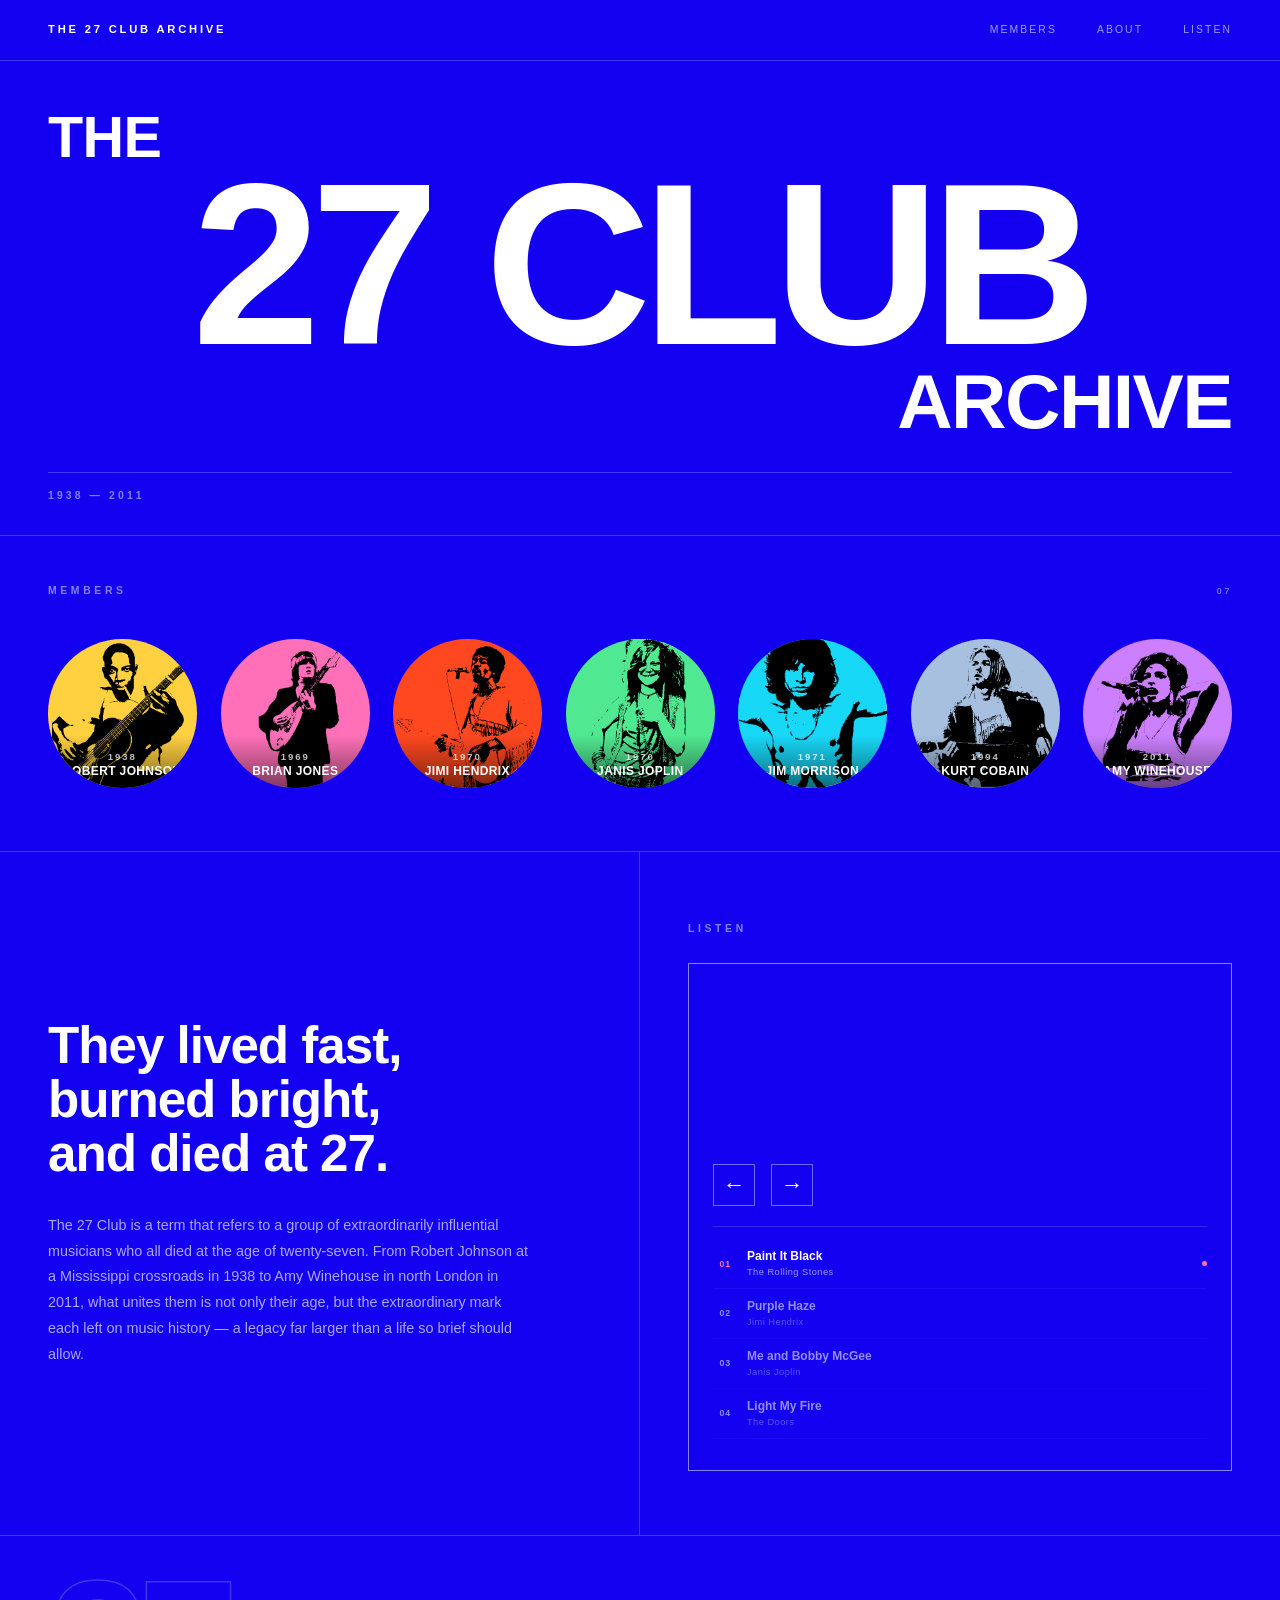
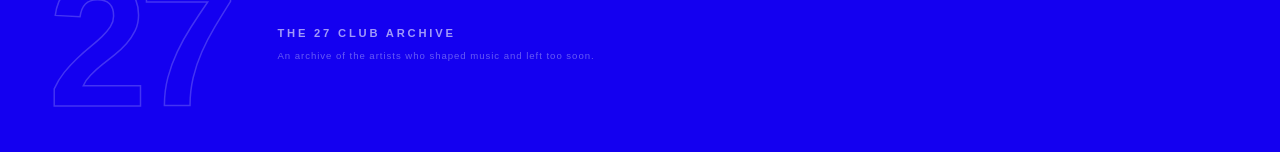
<file: index.html>
<!DOCTYPE html>
<html lang="en">
<head>
  <meta charset="UTF-8">
  <meta name="viewport" content="width=device-width, initial-scale=1.0">
  <title>The 27 Club Archive</title>
  <link rel="stylesheet" href="styles.css">
</head>
<body>

  <nav class="site-nav">
    <span class="nav-logo">The 27 Club Archive</span>
    <div class="nav-links">
      <a href="#members">Members</a>
      <a href="#about">About</a>
      <a href="#listen">Listen</a>
    </div>
  </nav>

  <section class="hero">
    <div class="hero-title">
      <div class="title-the">THE</div>
      <div class="title-27">27 CLUB</div>
      <div class="title-archive">ARCHIVE</div>
    </div>
    <div class="hero-meta">
      <span class="hero-dates">1938 &mdash; 2011</span>
    </div>
  </section>

  <section class="members-section" id="members">
    <div class="members-label">
      <span>Members</span>
      <span class="members-count">07</span>
    </div>

    <div class="members-grid">

      <a href="members/robert-johnson.html" class="member-circle" style="--color: #FFD040">
        <img class="circle-img circle-threshold" src="images/robert-threshold.png" alt="Robert Johnson">
        <img class="circle-img circle-halftone" src="images/robert-halftone.png" alt="Robert Johnson">
        <div class="circle-info">
          <span class="circle-year">1938</span>
          <span class="circle-name">Robert Johnson</span>
        </div>
      </a>

      <a href="members/brian-jones.html" class="member-circle" style="--color: #FF70B8">
        <img class="circle-img circle-threshold" src="images/brian-threshold.png" alt="Brian Jones">
        <img class="circle-img circle-halftone" src="images/brian-halftone.png" alt="Brian Jones">
        <div class="circle-info">
          <span class="circle-year">1969</span>
          <span class="circle-name">Brian Jones</span>
        </div>
      </a>

      <a href="members/jimi-hendrix.html" class="member-circle" style="--color: #FF4820">
        <img class="circle-img circle-threshold" src="images/jimi-threshold.png" alt="Jimi Hendrix">
        <img class="circle-img circle-halftone" src="images/jimi-halftone.png" alt="Jimi Hendrix">
        <div class="circle-info">
          <span class="circle-year">1970</span>
          <span class="circle-name">Jimi Hendrix</span>
        </div>
      </a>

      <a href="members/janis-joplin.html" class="member-circle" style="--color: #50E890">
        <img class="circle-img circle-threshold" src="images/janis-threshold.png" alt="Janis Joplin">
        <img class="circle-img circle-halftone" src="images/janis-halftone.png" alt="Janis Joplin">
        <div class="circle-info">
          <span class="circle-year">1970</span>
          <span class="circle-name">Janis Joplin</span>
        </div>
      </a>

      <a href="members/jim-morrison.html" class="member-circle" style="--color: #18D8F8">
        <img class="circle-img circle-threshold" src="images/jim-threshold.png" alt="Jim Morrison" style="width:140%;height:140%;top:-20%;left:-20%;object-fit:contain;">
        <img class="circle-img circle-halftone" src="images/jim-halftone.png" alt="Jim Morrison" style="width:140%;height:140%;top:-20%;left:-20%;object-fit:contain;">
        <div class="circle-info">
          <span class="circle-year">1971</span>
          <span class="circle-name">Jim Morrison</span>
        </div>
      </a>

      <a href="members/kurt-cobain.html" class="member-circle" style="--color: #A8C0E0">
        <img class="circle-img circle-threshold" src="images/kurt-threshold.png" alt="Kurt Cobain">
        <img class="circle-img circle-halftone" src="images/kurt-halftone.png" alt="Kurt Cobain">
        <div class="circle-info">
          <span class="circle-year">1994</span>
          <span class="circle-name">Kurt Cobain</span>
        </div>
      </a>

      <a href="members/amy-winehouse.html" class="member-circle" style="--color: #CC80FF">
        <img class="circle-img circle-threshold" src="images/amy-threshold.png" alt="Amy Winehouse">
        <img class="circle-img circle-halftone" src="images/amy-halftone.png" alt="Amy Winehouse">
        <div class="circle-info">
          <span class="circle-year">2011</span>
          <span class="circle-name">Amy Winehouse</span>
        </div>
      </a>

    </div>
  </section>

  <section class="lower-section">

    <div class="about-block" id="about">
      <p class="about-lead">They lived fast,<br>burned bright,<br>and died at 27.</p>
      <p class="about-body">The 27 Club is a term that refers to a group of extraordinarily influential musicians who all died at the age of twenty-seven. From Robert Johnson at a Mississippi crossroads in 1938 to Amy Winehouse in north London in 2011, what unites them is not only their age, but the extraordinary mark each left on music history — a legacy far larger than a life so brief should allow.</p>
    </div>

    <div class="player-block" id="listen">
      <div class="player-label-row">
        <span class="player-section-label">Listen</span>
      </div>
      <div class="music-player">
        <div class="apple-embed-wrap">
          <iframe id="apple-embed"
            allow="autoplay *; encrypted-media *; fullscreen *; clipboard-write"
            frameborder="0" height="150"
            sandbox="allow-forms allow-popups allow-same-origin allow-scripts allow-storage-access-by-user-activation allow-top-navigation-by-user-activation"
            src="https://embed.music.apple.com/us/album/paint-it-black/1440764786?i=1440765582">
          </iframe>
        </div>
        <div class="player-controls-row">
          <button class="player-arrow" id="prev-btn">&#8592;</button>
          <button class="player-arrow" id="next-btn">&#8594;</button>
        </div>
        <div class="player-playlist" id="playlist"></div>
      </div>
    </div>

  </section>

  <footer class="site-footer">
    <div class="footer-big">27</div>
    <div class="footer-right">
      <span class="footer-name">The 27 Club Archive</span>
      <span class="footer-tagline">An archive of the artists who shaped music and left too soon.</span>
    </div>
  </footer>

  <div style="position:fixed;left:-9999px;width:200px;height:113px;overflow:hidden;opacity:0;pointer-events:none;" aria-hidden="true">
    <div id="yt-player"></div>
  </div>
  <script src="https://www.youtube.com/iframe_api"></script>
  <script src="script.js"></script>

</body>
</html>
</file>
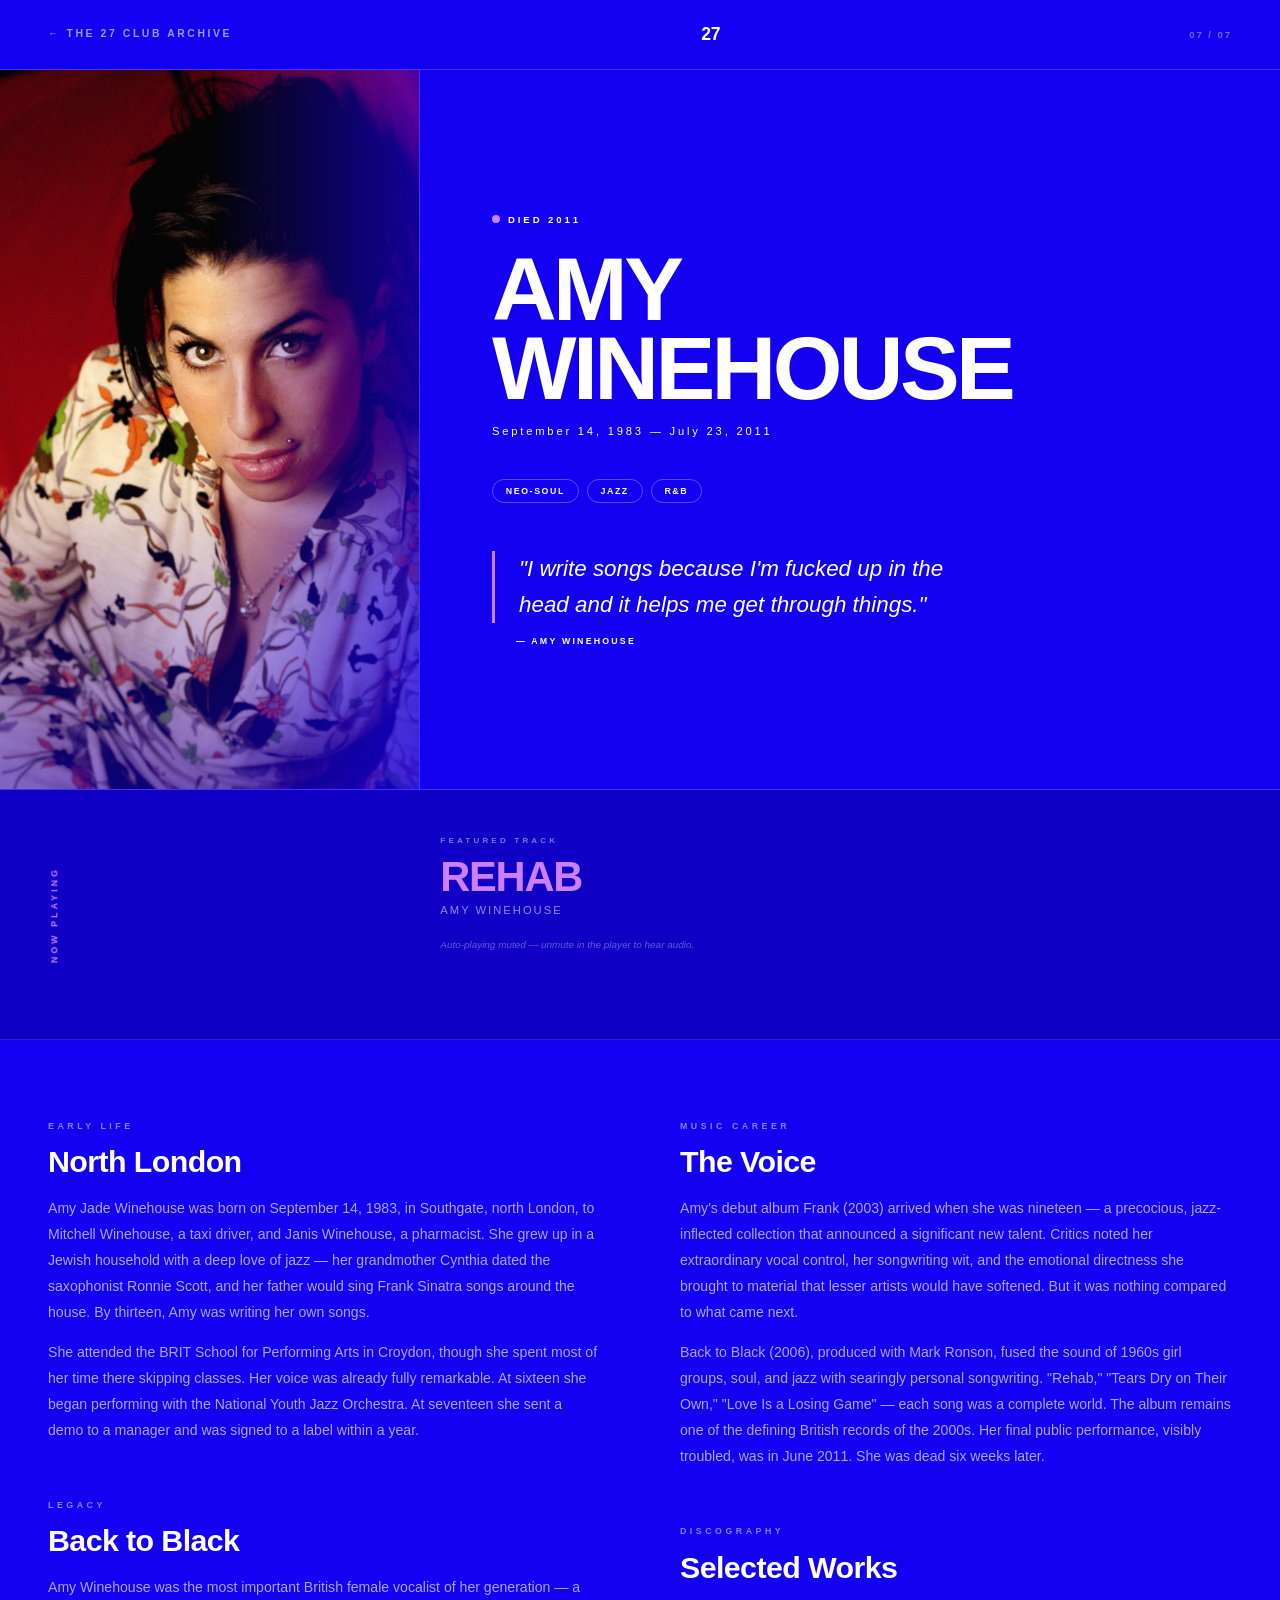
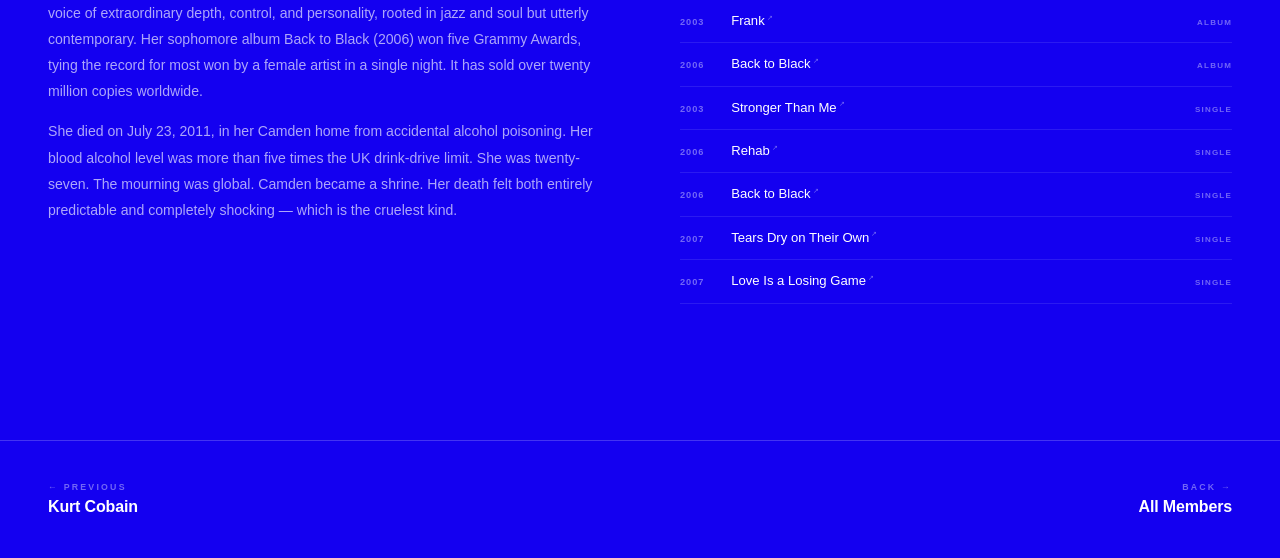
<file: members/amy-winehouse.html>
<!DOCTYPE html>
<html lang="en">
<head>
  <meta charset="UTF-8">
  <meta name="viewport" content="width=device-width, initial-scale=1.0">
  <title>Amy Winehouse — The 27 Club Archive</title>
  <link rel="stylesheet" href="../styles.css">
</head>
<body class="member-page" data-member="amy-winehouse" style="--member-color: #CC80FF">

  <nav class="member-page-nav">
    <a href="../index.html" class="back-link">← The 27 Club Archive</a>
    <span class="page-27">27</span>
    <span class="page-num">07 / 07</span>
  </nav>

  <div class="member-hero">
    <div class="hero-img-col">
      <img class="hero-photo" src="../images/amy-color.jpg" alt="Amy Winehouse">
    </div>
    <div class="hero-text-col">
      <div class="hero-tag">
        <span class="hero-tag-dot"></span>
        <span>Died 2011</span>
      </div>
      <h1 class="hero-name">Amy<br>Winehouse</h1>
      <p class="hero-dates-row">September 14, 1983 &mdash; July 23, 2011</p>
      <div class="hero-genres">
        <span class="genre-pill">Neo-Soul</span>
        <span class="genre-pill">Jazz</span>
        <span class="genre-pill">R&amp;B</span>
      </div>
      <blockquote class="hero-quote">
        "I write songs because I'm fucked up in the head and it helps me get through things."
      </blockquote>
      <p class="hero-quote-attr">— Amy Winehouse</p>
    </div>
  </div>

  <div class="featured-track">
    <span class="featured-track-label">Now Playing</span>
    <div class="featured-track-embed">
      <iframe src="https://www.youtube.com/embed/KUmZp8pR1uc?autoplay=1&mute=1&rel=0&modestbranding=1" allow="autoplay; encrypted-media; picture-in-picture" allowfullscreen loading="lazy"></iframe>
    </div>
    <div class="featured-track-info">
      <span class="featured-track-now">Featured Track</span>
      <div class="featured-track-title">Rehab</div>
      <div class="featured-track-artist">Amy Winehouse</div>
      <div class="featured-track-note">Auto-playing muted — unmute in the player to hear audio.</div>
    </div>
  </div>

  <div class="member-content">
    <div class="content-grid">
      <div>
        <div class="content-block">
          <span class="content-label">Early Life</span>
          <h3>North London</h3>
          <p>Amy Jade Winehouse was born on September 14, 1983, in Southgate, north London, to Mitchell Winehouse, a taxi driver, and Janis Winehouse, a pharmacist. She grew up in a Jewish household with a deep love of jazz — her grandmother Cynthia dated the saxophonist Ronnie Scott, and her father would sing Frank Sinatra songs around the house. By thirteen, Amy was writing her own songs.</p>
          <p>She attended the BRIT School for Performing Arts in Croydon, though she spent most of her time there skipping classes. Her voice was already fully remarkable. At sixteen she began performing with the National Youth Jazz Orchestra. At seventeen she sent a demo to a manager and was signed to a label within a year.</p>
        </div>

        <div class="content-block">
          <span class="content-label">Legacy</span>
          <h3>Back to Black</h3>
          <p>Amy Winehouse was the most important British female vocalist of her generation — a voice of extraordinary depth, control, and personality, rooted in jazz and soul but utterly contemporary. Her sophomore album Back to Black (2006) won five Grammy Awards, tying the record for most won by a female artist in a single night. It has sold over twenty million copies worldwide.</p>
          <p>She died on July 23, 2011, in her Camden home from accidental alcohol poisoning. Her blood alcohol level was more than five times the UK drink-drive limit. She was twenty-seven. The mourning was global. Camden became a shrine. Her death felt both entirely predictable and completely shocking — which is the cruelest kind.</p>
        </div>
      </div>

      <div>
        <div class="content-block">
          <span class="content-label">Music Career</span>
          <h3>The Voice</h3>
          <p>Amy's debut album Frank (2003) arrived when she was nineteen — a precocious, jazz-inflected collection that announced a significant new talent. Critics noted her extraordinary vocal control, her songwriting wit, and the emotional directness she brought to material that lesser artists would have softened. But it was nothing compared to what came next.</p>
          <p>Back to Black (2006), produced with Mark Ronson, fused the sound of 1960s girl groups, soul, and jazz with searingly personal songwriting. "Rehab," "Tears Dry on Their Own," "Love Is a Losing Game" — each song was a complete world. The album remains one of the defining British records of the 2000s. Her final public performance, visibly troubled, was in June 2011. She was dead six weeks later.</p>
        </div>

        <div class="content-block">
          <span class="content-label">Discography</span>
          <h3>Selected Works</h3>
          <ul class="disc-list"></ul>
        </div>
      </div>
    </div>
  </div>

  <nav class="member-footer-nav">
    <a href="kurt-cobain.html" class="fnav-prev">
      <span class="fnav-dir">← Previous</span>
      <span class="fnav-name">Kurt Cobain</span>
    </a>
    <a href="../index.html" class="fnav-next">
      <span class="fnav-dir">Back →</span>
      <span class="fnav-name">All Members</span>
    </a>
  </nav>

  <script src="../discography.js"></script>
  <script src="../script.js"></script>
</body>
</html>
</file>
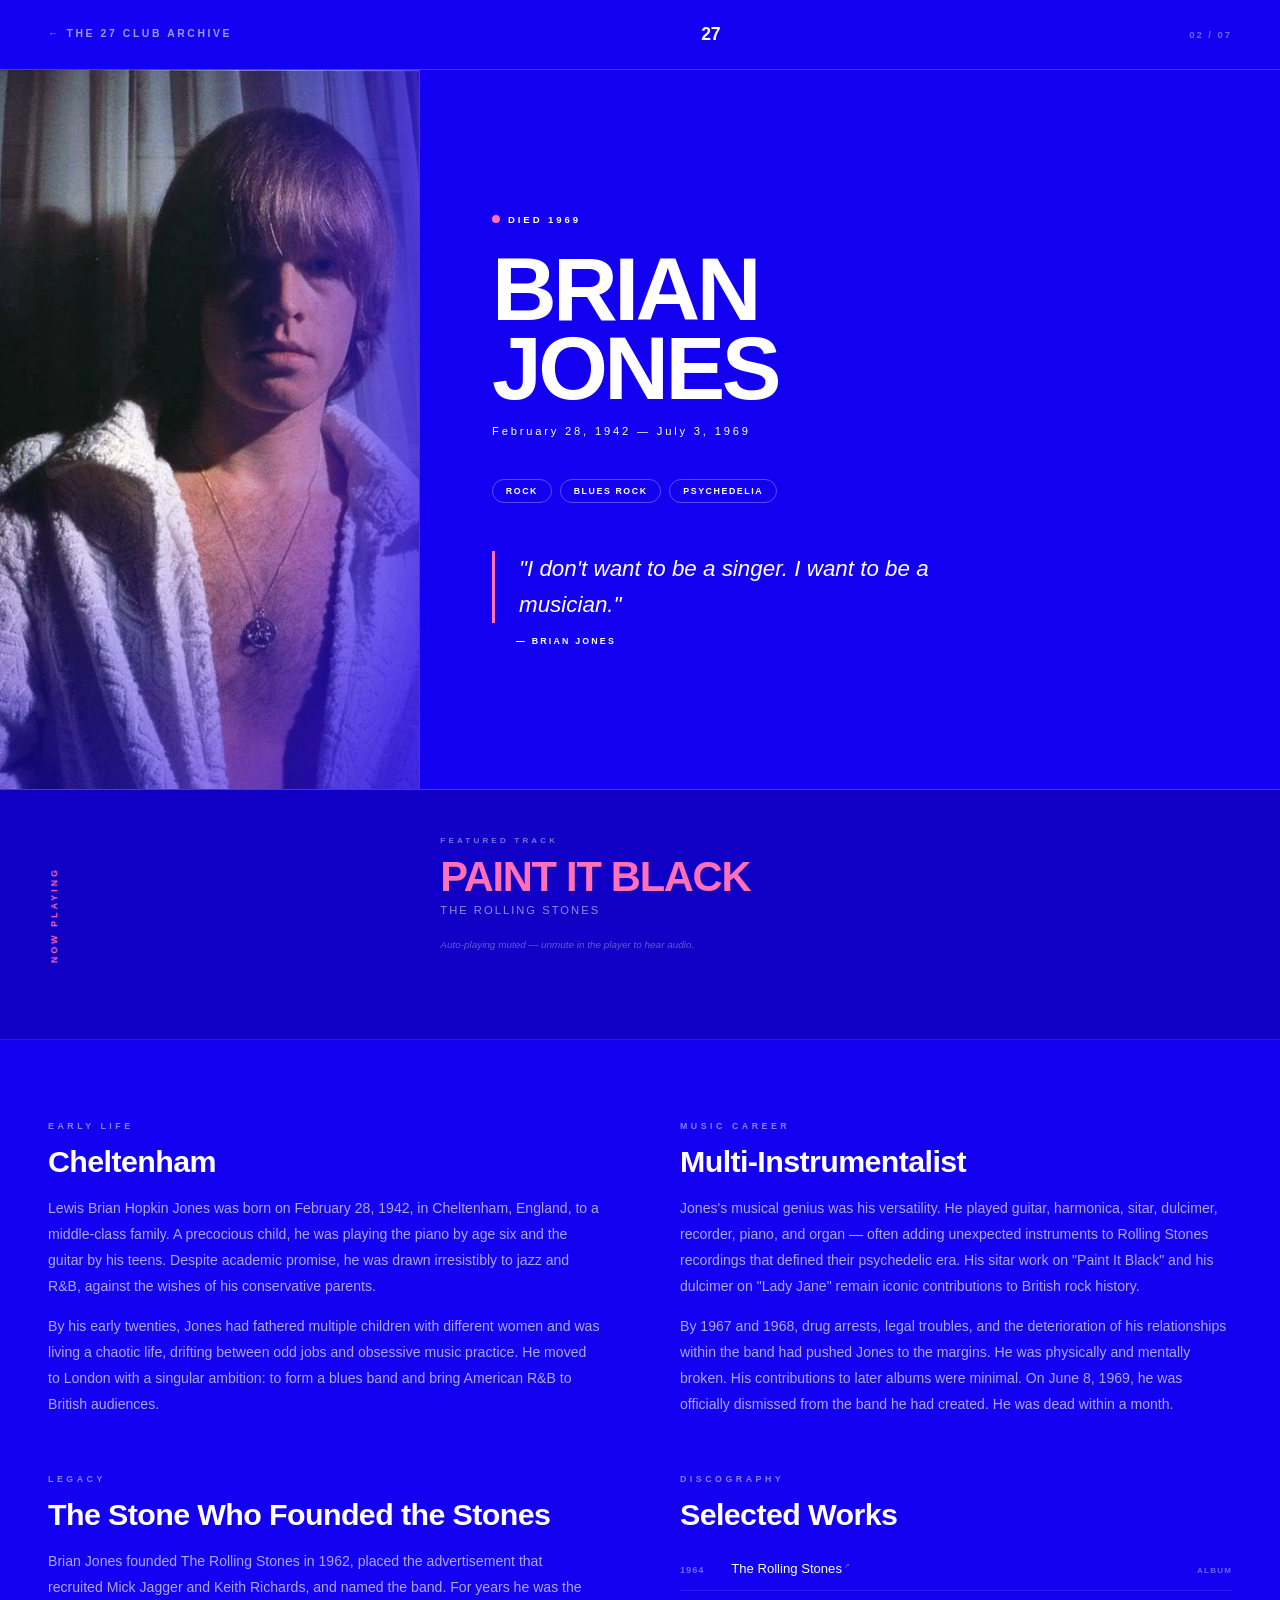
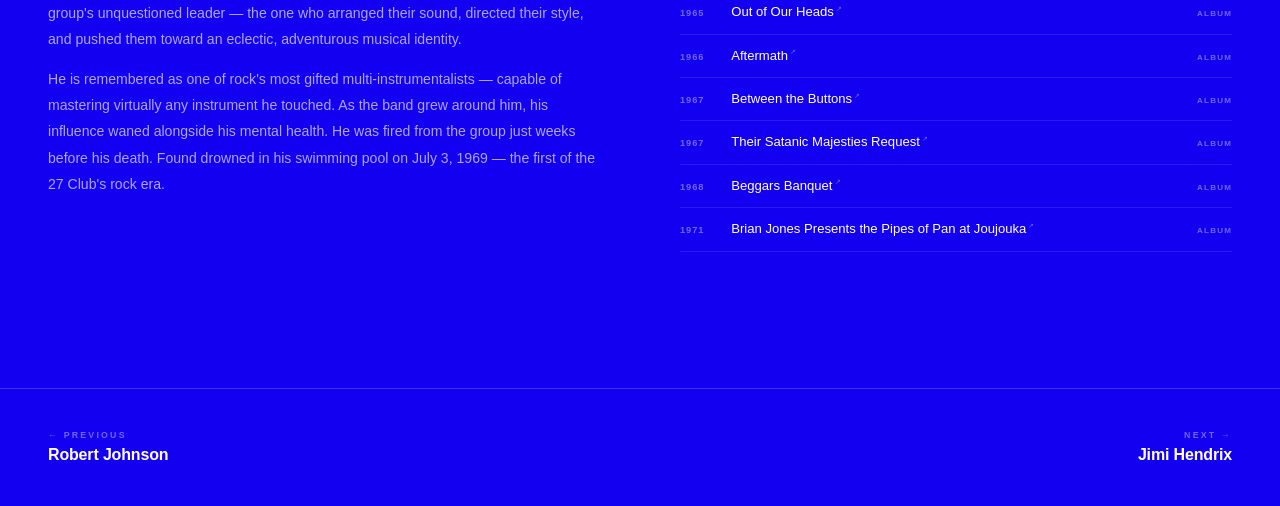
<file: members/brian-jones.html>
<!DOCTYPE html>
<html lang="en">
<head>
  <meta charset="UTF-8">
  <meta name="viewport" content="width=device-width, initial-scale=1.0">
  <title>Brian Jones — The 27 Club Archive</title>
  <link rel="stylesheet" href="../styles.css">
</head>
<body class="member-page" data-member="brian-jones" style="--member-color: #FF70B8">

  <nav class="member-page-nav">
    <a href="../index.html" class="back-link">← The 27 Club Archive</a>
    <span class="page-27">27</span>
    <span class="page-num">02 / 07</span>
  </nav>

  <div class="member-hero">
    <div class="hero-img-col">
      <img class="hero-photo" src="../images/brian-color.webp" alt="Brian Jones">
    </div>
    <div class="hero-text-col">
      <div class="hero-tag">
        <span class="hero-tag-dot"></span>
        <span>Died 1969</span>
      </div>
      <h1 class="hero-name">Brian<br>Jones</h1>
      <p class="hero-dates-row">February 28, 1942 &mdash; July 3, 1969</p>
      <div class="hero-genres">
        <span class="genre-pill">Rock</span>
        <span class="genre-pill">Blues Rock</span>
        <span class="genre-pill">Psychedelia</span>
      </div>
      <blockquote class="hero-quote">
        "I don't want to be a singer. I want to be a musician."
      </blockquote>
      <p class="hero-quote-attr">— Brian Jones</p>
    </div>
  </div>

  <div class="featured-track">
    <span class="featured-track-label">Now Playing</span>
    <div class="featured-track-embed">
      <iframe src="https://www.youtube.com/embed/O4irXQhgMqg?autoplay=1&mute=1&rel=0&modestbranding=1" allow="autoplay; encrypted-media; picture-in-picture" allowfullscreen loading="lazy"></iframe>
    </div>
    <div class="featured-track-info">
      <span class="featured-track-now">Featured Track</span>
      <div class="featured-track-title">Paint It Black</div>
      <div class="featured-track-artist">The Rolling Stones</div>
      <div class="featured-track-note">Auto-playing muted — unmute in the player to hear audio.</div>
    </div>
  </div>

  <div class="member-content">
    <div class="content-grid">
      <div>
        <div class="content-block">
          <span class="content-label">Early Life</span>
          <h3>Cheltenham</h3>
          <p>Lewis Brian Hopkin Jones was born on February 28, 1942, in Cheltenham, England, to a middle-class family. A precocious child, he was playing the piano by age six and the guitar by his teens. Despite academic promise, he was drawn irresistibly to jazz and R&B, against the wishes of his conservative parents.</p>
          <p>By his early twenties, Jones had fathered multiple children with different women and was living a chaotic life, drifting between odd jobs and obsessive music practice. He moved to London with a singular ambition: to form a blues band and bring American R&B to British audiences.</p>
        </div>

        <div class="content-block">
          <span class="content-label">Legacy</span>
          <h3>The Stone Who Founded the Stones</h3>
          <p>Brian Jones founded The Rolling Stones in 1962, placed the advertisement that recruited Mick Jagger and Keith Richards, and named the band. For years he was the group's unquestioned leader — the one who arranged their sound, directed their style, and pushed them toward an eclectic, adventurous musical identity.</p>
          <p>He is remembered as one of rock's most gifted multi-instrumentalists — capable of mastering virtually any instrument he touched. As the band grew around him, his influence waned alongside his mental health. He was fired from the group just weeks before his death. Found drowned in his swimming pool on July 3, 1969 — the first of the 27 Club's rock era.</p>
        </div>
      </div>

      <div>
        <div class="content-block">
          <span class="content-label">Music Career</span>
          <h3>Multi-Instrumentalist</h3>
          <p>Jones's musical genius was his versatility. He played guitar, harmonica, sitar, dulcimer, recorder, piano, and organ — often adding unexpected instruments to Rolling Stones recordings that defined their psychedelic era. His sitar work on "Paint It Black" and his dulcimer on "Lady Jane" remain iconic contributions to British rock history.</p>
          <p>By 1967 and 1968, drug arrests, legal troubles, and the deterioration of his relationships within the band had pushed Jones to the margins. He was physically and mentally broken. His contributions to later albums were minimal. On June 8, 1969, he was officially dismissed from the band he had created. He was dead within a month.</p>
        </div>

        <div class="content-block">
          <span class="content-label">Discography</span>
          <h3>Selected Works</h3>
          <ul class="disc-list"></ul>
        </div>
      </div>
    </div>
  </div>

  <nav class="member-footer-nav">
    <a href="robert-johnson.html" class="fnav-prev">
      <span class="fnav-dir">← Previous</span>
      <span class="fnav-name">Robert Johnson</span>
    </a>
    <a href="jimi-hendrix.html" class="fnav-next">
      <span class="fnav-dir">Next →</span>
      <span class="fnav-name">Jimi Hendrix</span>
    </a>
  </nav>

  <script src="../discography.js"></script>
  <script src="../script.js"></script>
</body>
</html>
</file>
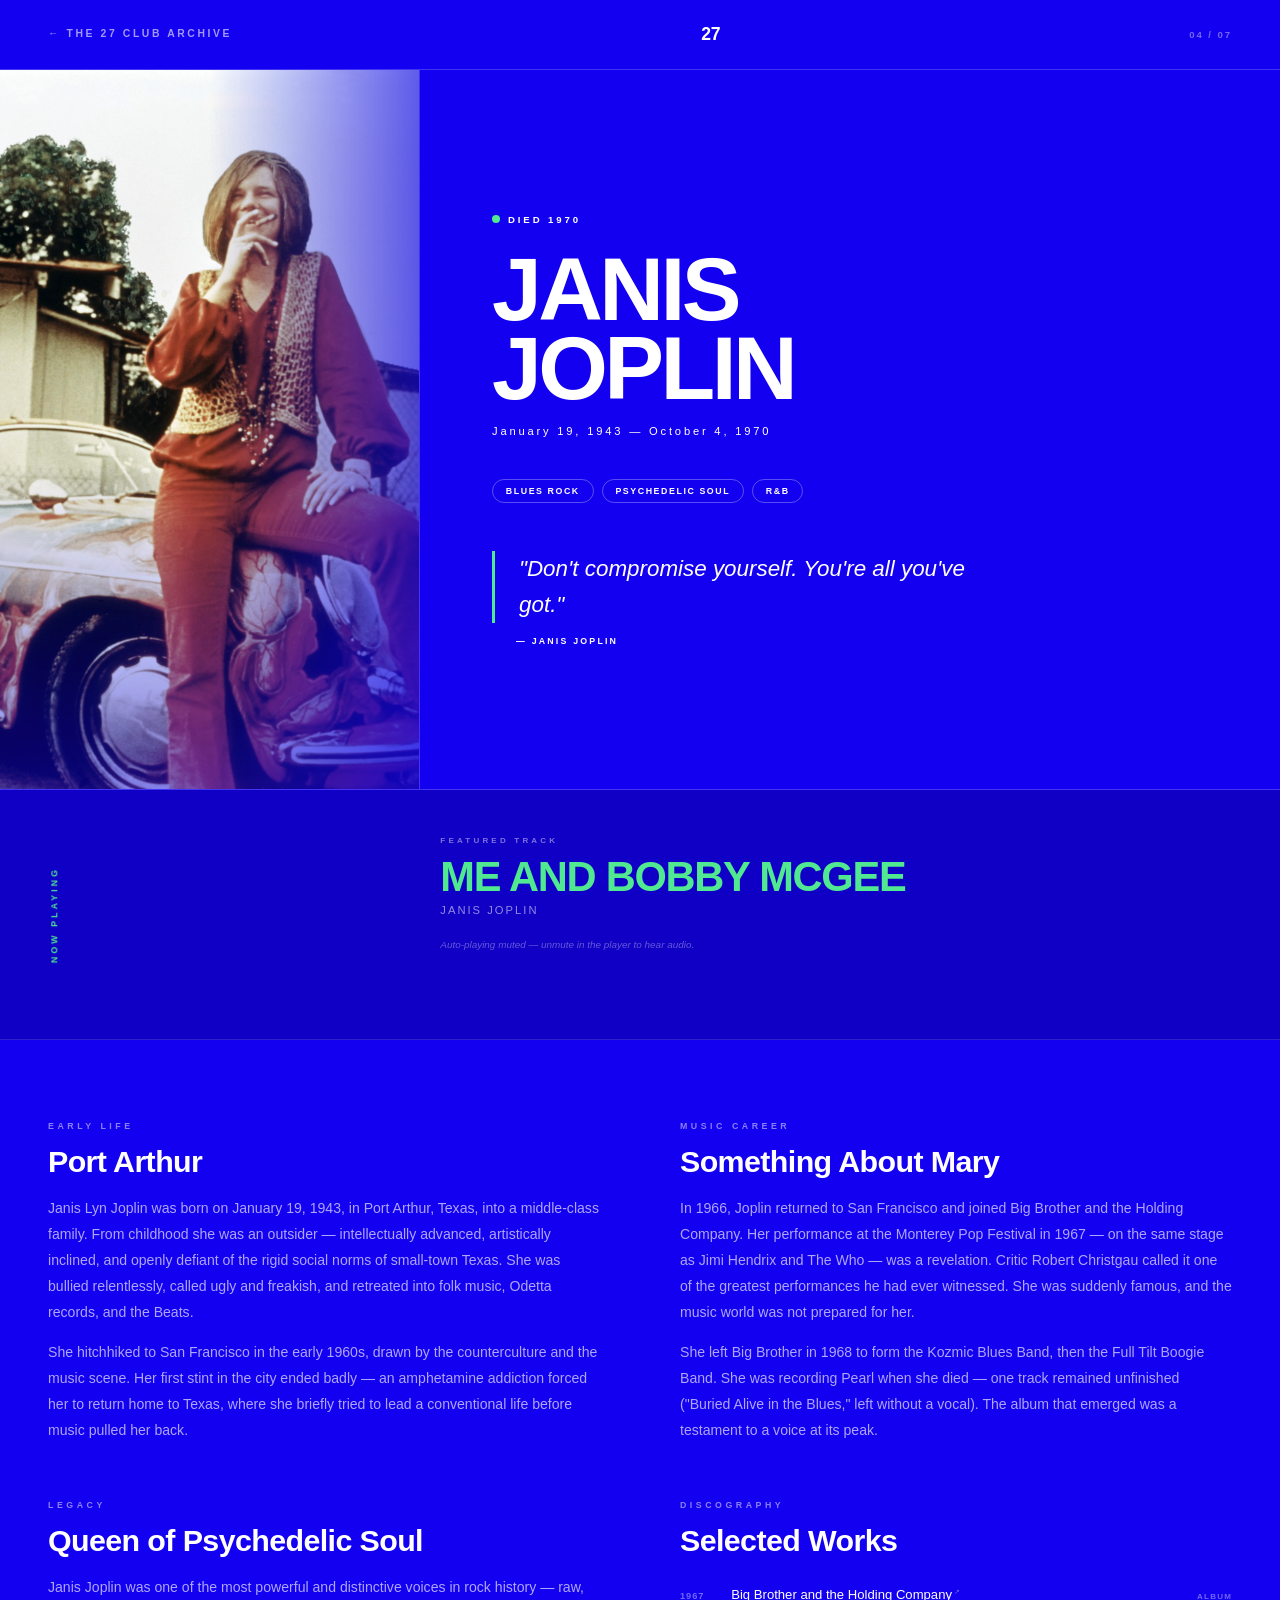
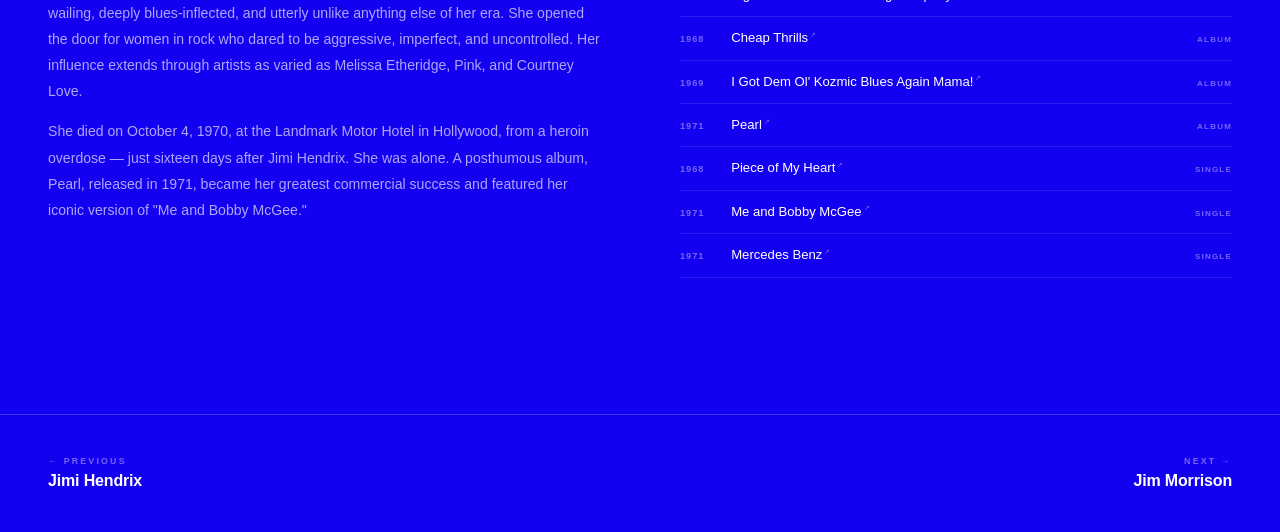
<file: members/janis-joplin.html>
<!DOCTYPE html>
<html lang="en">
<head>
  <meta charset="UTF-8">
  <meta name="viewport" content="width=device-width, initial-scale=1.0">
  <title>Janis Joplin — The 27 Club Archive</title>
  <link rel="stylesheet" href="../styles.css">
</head>
<body class="member-page" data-member="janis-joplin" style="--member-color: #50E890">

  <nav class="member-page-nav">
    <a href="../index.html" class="back-link">← The 27 Club Archive</a>
    <span class="page-27">27</span>
    <span class="page-num">04 / 07</span>
  </nav>

  <div class="member-hero">
    <div class="hero-img-col">
      <img class="hero-photo" src="../images/janis-color.webp" alt="Janis Joplin">
    </div>
    <div class="hero-text-col">
      <div class="hero-tag">
        <span class="hero-tag-dot"></span>
        <span>Died 1970</span>
      </div>
      <h1 class="hero-name">Janis<br>Joplin</h1>
      <p class="hero-dates-row">January 19, 1943 &mdash; October 4, 1970</p>
      <div class="hero-genres">
        <span class="genre-pill">Blues Rock</span>
        <span class="genre-pill">Psychedelic Soul</span>
        <span class="genre-pill">R&amp;B</span>
      </div>
      <blockquote class="hero-quote">
        "Don't compromise yourself. You're all you've got."
      </blockquote>
      <p class="hero-quote-attr">— Janis Joplin</p>
    </div>
  </div>

  <div class="featured-track">
    <span class="featured-track-label">Now Playing</span>
    <div class="featured-track-embed">
      <iframe src="https://www.youtube.com/embed/WXV_QjenbDw?autoplay=1&mute=1&rel=0&modestbranding=1" allow="autoplay; encrypted-media; picture-in-picture" allowfullscreen loading="lazy"></iframe>
    </div>
    <div class="featured-track-info">
      <span class="featured-track-now">Featured Track</span>
      <div class="featured-track-title">Me and Bobby McGee</div>
      <div class="featured-track-artist">Janis Joplin</div>
      <div class="featured-track-note">Auto-playing muted — unmute in the player to hear audio.</div>
    </div>
  </div>

  <div class="member-content">
    <div class="content-grid">
      <div>
        <div class="content-block">
          <span class="content-label">Early Life</span>
          <h3>Port Arthur</h3>
          <p>Janis Lyn Joplin was born on January 19, 1943, in Port Arthur, Texas, into a middle-class family. From childhood she was an outsider — intellectually advanced, artistically inclined, and openly defiant of the rigid social norms of small-town Texas. She was bullied relentlessly, called ugly and freakish, and retreated into folk music, Odetta records, and the Beats.</p>
          <p>She hitchhiked to San Francisco in the early 1960s, drawn by the counterculture and the music scene. Her first stint in the city ended badly — an amphetamine addiction forced her to return home to Texas, where she briefly tried to lead a conventional life before music pulled her back.</p>
        </div>

        <div class="content-block">
          <span class="content-label">Legacy</span>
          <h3>Queen of Psychedelic Soul</h3>
          <p>Janis Joplin was one of the most powerful and distinctive voices in rock history — raw, wailing, deeply blues-inflected, and utterly unlike anything else of her era. She opened the door for women in rock who dared to be aggressive, imperfect, and uncontrolled. Her influence extends through artists as varied as Melissa Etheridge, Pink, and Courtney Love.</p>
          <p>She died on October 4, 1970, at the Landmark Motor Hotel in Hollywood, from a heroin overdose — just sixteen days after Jimi Hendrix. She was alone. A posthumous album, Pearl, released in 1971, became her greatest commercial success and featured her iconic version of "Me and Bobby McGee."</p>
        </div>
      </div>

      <div>
        <div class="content-block">
          <span class="content-label">Music Career</span>
          <h3>Something About Mary</h3>
          <p>In 1966, Joplin returned to San Francisco and joined Big Brother and the Holding Company. Her performance at the Monterey Pop Festival in 1967 — on the same stage as Jimi Hendrix and The Who — was a revelation. Critic Robert Christgau called it one of the greatest performances he had ever witnessed. She was suddenly famous, and the music world was not prepared for her.</p>
          <p>She left Big Brother in 1968 to form the Kozmic Blues Band, then the Full Tilt Boogie Band. She was recording Pearl when she died — one track remained unfinished ("Buried Alive in the Blues," left without a vocal). The album that emerged was a testament to a voice at its peak.</p>
        </div>

        <div class="content-block">
          <span class="content-label">Discography</span>
          <h3>Selected Works</h3>
          <ul class="disc-list"></ul>
        </div>
      </div>
    </div>
  </div>

  <nav class="member-footer-nav">
    <a href="jimi-hendrix.html" class="fnav-prev">
      <span class="fnav-dir">← Previous</span>
      <span class="fnav-name">Jimi Hendrix</span>
    </a>
    <a href="jim-morrison.html" class="fnav-next">
      <span class="fnav-dir">Next →</span>
      <span class="fnav-name">Jim Morrison</span>
    </a>
  </nav>

  <script src="../discography.js"></script>
  <script src="../script.js"></script>
</body>
</html>
</file>
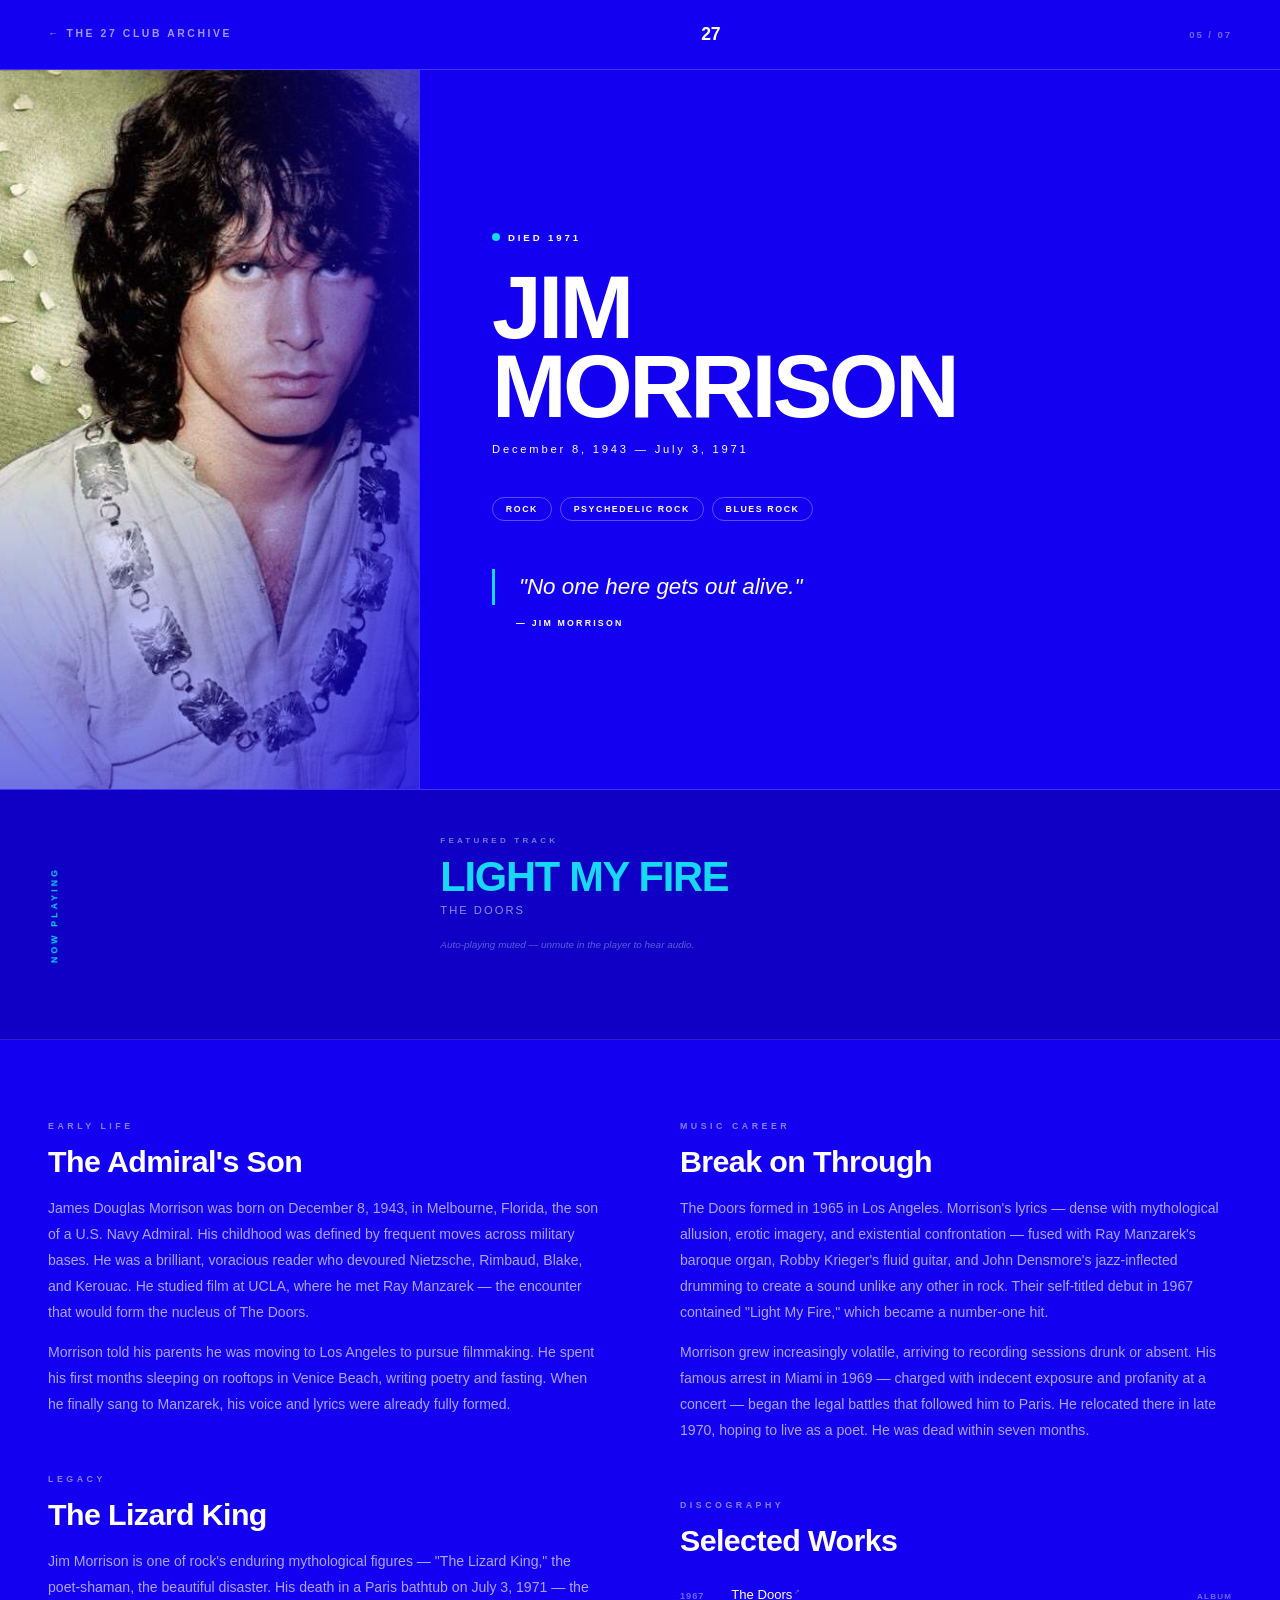
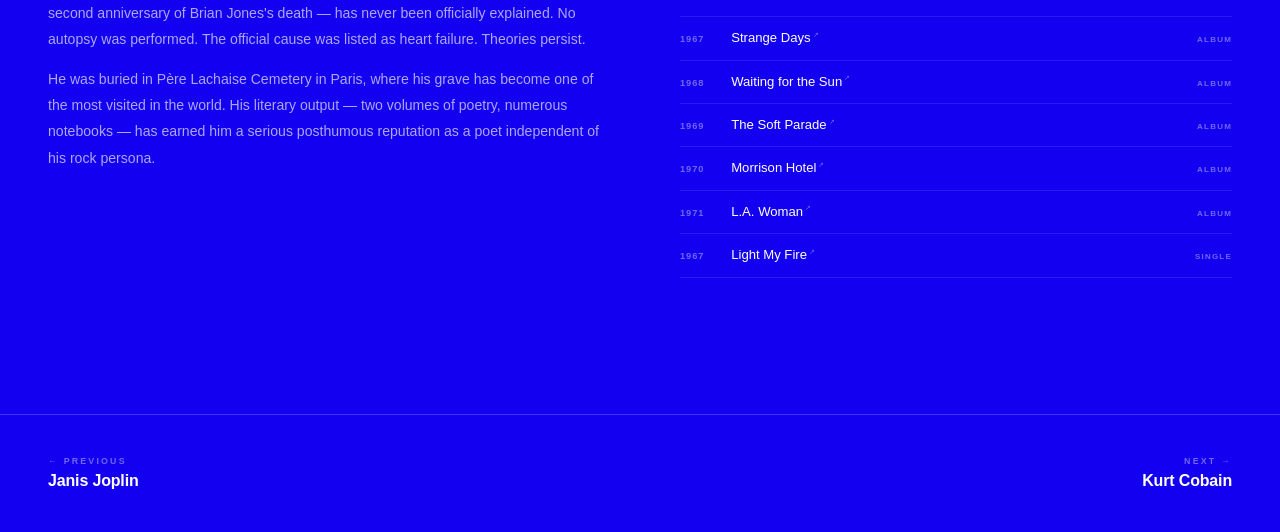
<file: members/jim-morrison.html>
<!DOCTYPE html>
<html lang="en">
<head>
  <meta charset="UTF-8">
  <meta name="viewport" content="width=device-width, initial-scale=1.0">
  <title>Jim Morrison — The 27 Club Archive</title>
  <link rel="stylesheet" href="../styles.css">
</head>
<body class="member-page" data-member="jim-morrison" style="--member-color: #18D8F8">

  <nav class="member-page-nav">
    <a href="../index.html" class="back-link">← The 27 Club Archive</a>
    <span class="page-27">27</span>
    <span class="page-num">05 / 07</span>
  </nav>

  <div class="member-hero">
    <div class="hero-img-col">
      <img class="hero-photo" src="../images/jim-color.jpg" alt="Jim Morrison">
    </div>
    <div class="hero-text-col">
      <div class="hero-tag">
        <span class="hero-tag-dot"></span>
        <span>Died 1971</span>
      </div>
      <h1 class="hero-name">Jim<br>Morrison</h1>
      <p class="hero-dates-row">December 8, 1943 &mdash; July 3, 1971</p>
      <div class="hero-genres">
        <span class="genre-pill">Rock</span>
        <span class="genre-pill">Psychedelic Rock</span>
        <span class="genre-pill">Blues Rock</span>
      </div>
      <blockquote class="hero-quote">
        "No one here gets out alive."
      </blockquote>
      <p class="hero-quote-attr">— Jim Morrison</p>
    </div>
  </div>

  <div class="featured-track">
    <span class="featured-track-label">Now Playing</span>
    <div class="featured-track-embed">
      <iframe src="https://www.youtube.com/embed/M_yWyBjDEaU?autoplay=1&mute=1&rel=0&modestbranding=1" allow="autoplay; encrypted-media; picture-in-picture" allowfullscreen loading="lazy"></iframe>
    </div>
    <div class="featured-track-info">
      <span class="featured-track-now">Featured Track</span>
      <div class="featured-track-title">Light My Fire</div>
      <div class="featured-track-artist">The Doors</div>
      <div class="featured-track-note">Auto-playing muted — unmute in the player to hear audio.</div>
    </div>
  </div>

  <div class="member-content">
    <div class="content-grid">
      <div>
        <div class="content-block">
          <span class="content-label">Early Life</span>
          <h3>The Admiral's Son</h3>
          <p>James Douglas Morrison was born on December 8, 1943, in Melbourne, Florida, the son of a U.S. Navy Admiral. His childhood was defined by frequent moves across military bases. He was a brilliant, voracious reader who devoured Nietzsche, Rimbaud, Blake, and Kerouac. He studied film at UCLA, where he met Ray Manzarek — the encounter that would form the nucleus of The Doors.</p>
          <p>Morrison told his parents he was moving to Los Angeles to pursue filmmaking. He spent his first months sleeping on rooftops in Venice Beach, writing poetry and fasting. When he finally sang to Manzarek, his voice and lyrics were already fully formed.</p>
        </div>

        <div class="content-block">
          <span class="content-label">Legacy</span>
          <h3>The Lizard King</h3>
          <p>Jim Morrison is one of rock's enduring mythological figures — "The Lizard King," the poet-shaman, the beautiful disaster. His death in a Paris bathtub on July 3, 1971 — the second anniversary of Brian Jones's death — has never been officially explained. No autopsy was performed. The official cause was listed as heart failure. Theories persist.</p>
          <p>He was buried in Père Lachaise Cemetery in Paris, where his grave has become one of the most visited in the world. His literary output — two volumes of poetry, numerous notebooks — has earned him a serious posthumous reputation as a poet independent of his rock persona.</p>
        </div>
      </div>

      <div>
        <div class="content-block">
          <span class="content-label">Music Career</span>
          <h3>Break on Through</h3>
          <p>The Doors formed in 1965 in Los Angeles. Morrison's lyrics — dense with mythological allusion, erotic imagery, and existential confrontation — fused with Ray Manzarek's baroque organ, Robby Krieger's fluid guitar, and John Densmore's jazz-inflected drumming to create a sound unlike any other in rock. Their self-titled debut in 1967 contained "Light My Fire," which became a number-one hit.</p>
          <p>Morrison grew increasingly volatile, arriving to recording sessions drunk or absent. His famous arrest in Miami in 1969 — charged with indecent exposure and profanity at a concert — began the legal battles that followed him to Paris. He relocated there in late 1970, hoping to live as a poet. He was dead within seven months.</p>
        </div>

        <div class="content-block">
          <span class="content-label">Discography</span>
          <h3>Selected Works</h3>
          <ul class="disc-list"></ul>
        </div>
      </div>
    </div>
  </div>

  <nav class="member-footer-nav">
    <a href="janis-joplin.html" class="fnav-prev">
      <span class="fnav-dir">← Previous</span>
      <span class="fnav-name">Janis Joplin</span>
    </a>
    <a href="kurt-cobain.html" class="fnav-next">
      <span class="fnav-dir">Next →</span>
      <span class="fnav-name">Kurt Cobain</span>
    </a>
  </nav>

  <script src="../discography.js"></script>
  <script src="../script.js"></script>
</body>
</html>
</file>
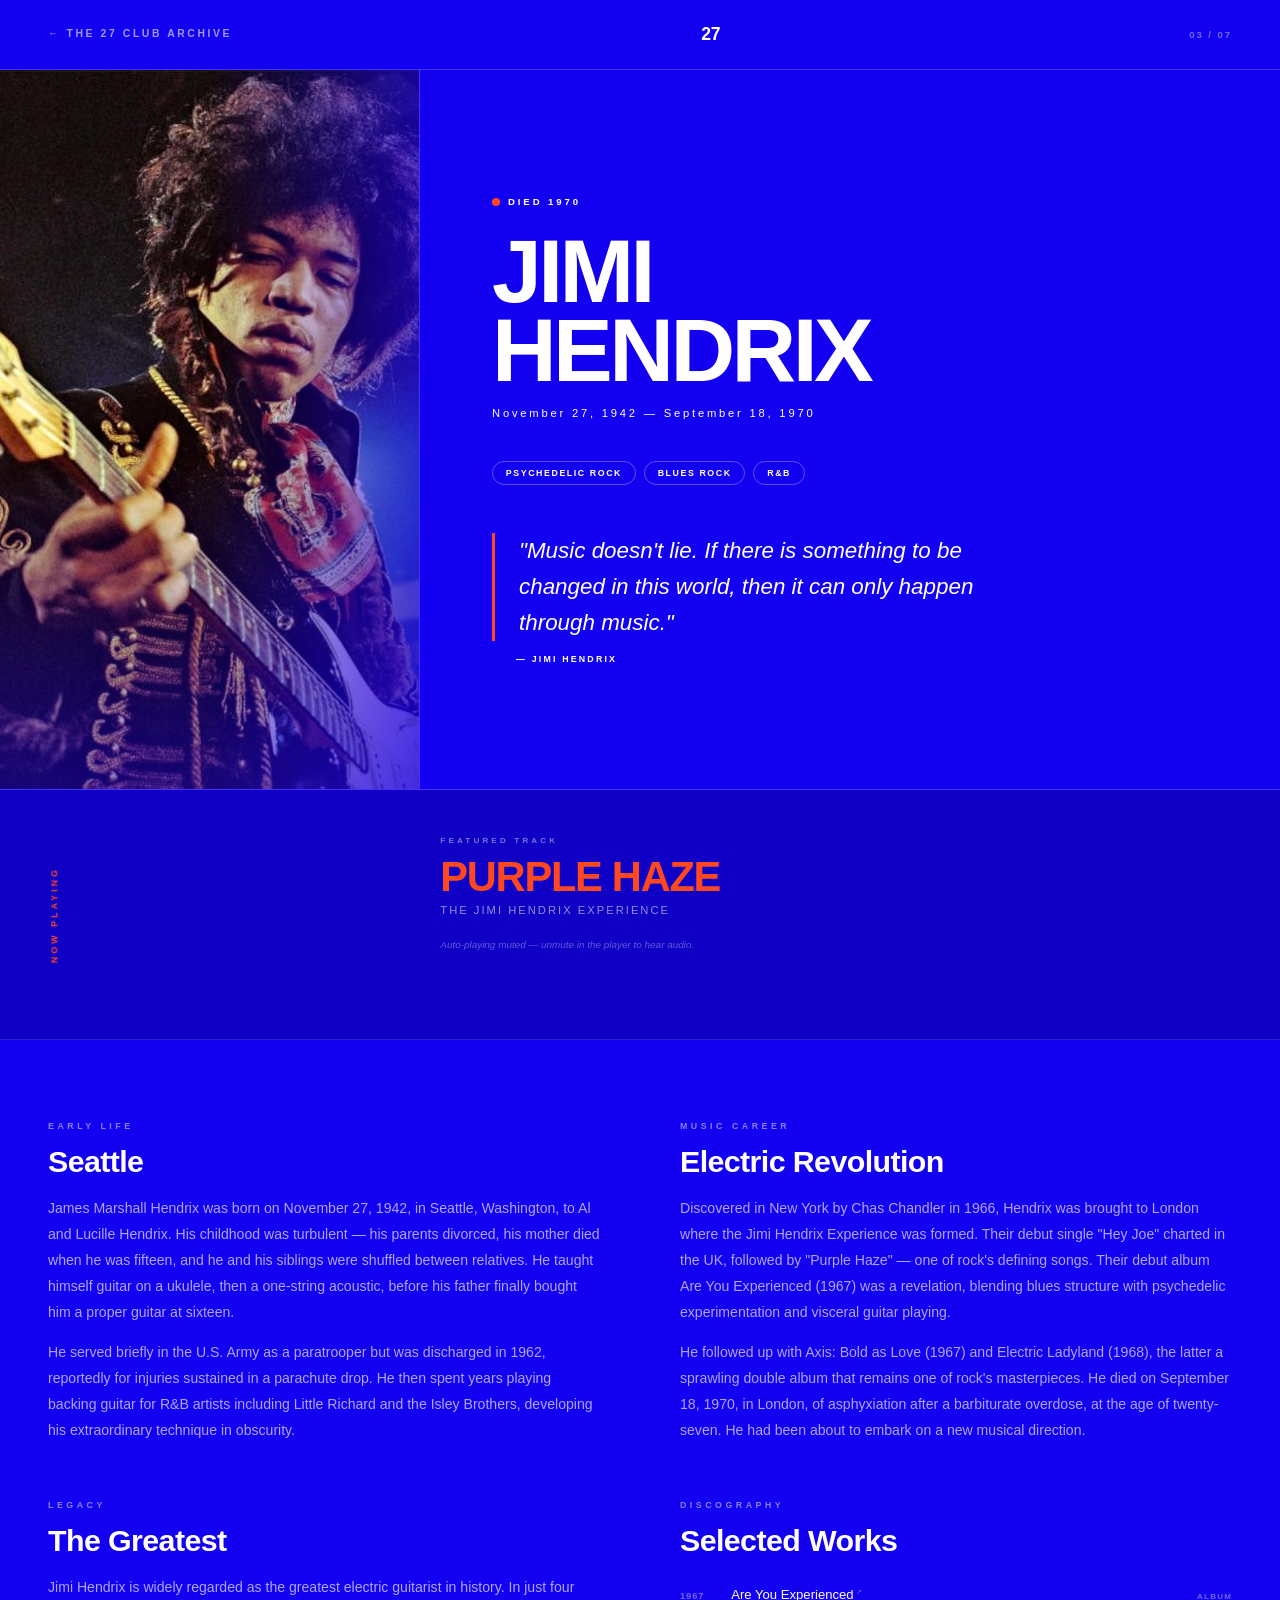
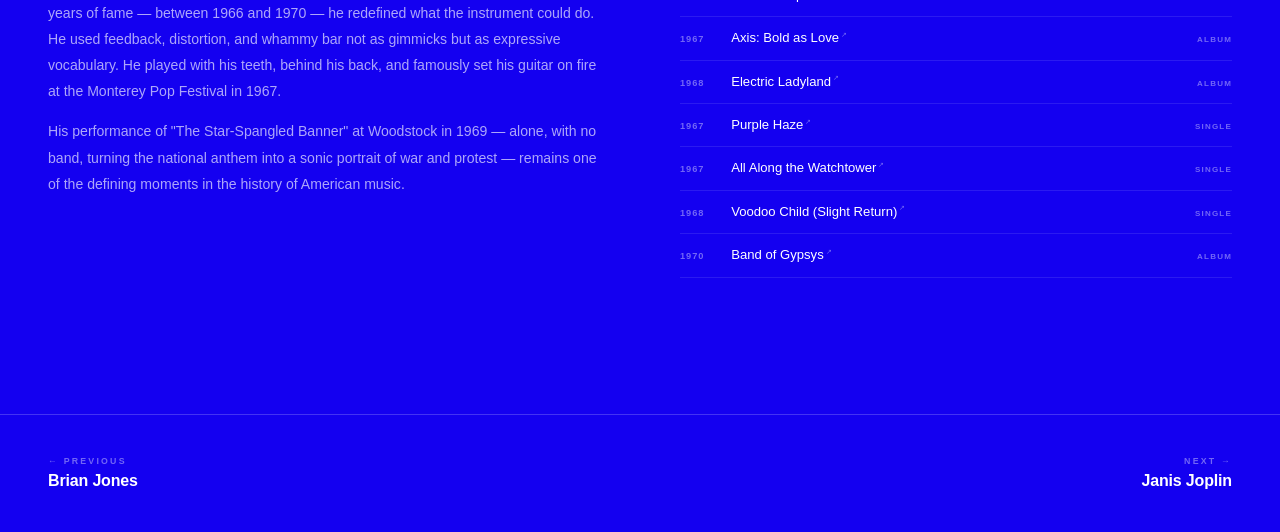
<file: members/jimi-hendrix.html>
<!DOCTYPE html>
<html lang="en">
<head>
  <meta charset="UTF-8">
  <meta name="viewport" content="width=device-width, initial-scale=1.0">
  <title>Jimi Hendrix — The 27 Club Archive</title>
  <link rel="stylesheet" href="../styles.css">
</head>
<body class="member-page" data-member="jimi-hendrix" style="--member-color: #FF4820">

  <nav class="member-page-nav">
    <a href="../index.html" class="back-link">← The 27 Club Archive</a>
    <span class="page-27">27</span>
    <span class="page-num">03 / 07</span>
  </nav>

  <div class="member-hero">
    <div class="hero-img-col">
      <img class="hero-photo" src="../images/jimi-color.jpg" alt="Jimi Hendrix">
    </div>
    <div class="hero-text-col">
      <div class="hero-tag">
        <span class="hero-tag-dot"></span>
        <span>Died 1970</span>
      </div>
      <h1 class="hero-name">Jimi<br>Hendrix</h1>
      <p class="hero-dates-row">November 27, 1942 &mdash; September 18, 1970</p>
      <div class="hero-genres">
        <span class="genre-pill">Psychedelic Rock</span>
        <span class="genre-pill">Blues Rock</span>
        <span class="genre-pill">R&amp;B</span>
      </div>
      <blockquote class="hero-quote">
        "Music doesn't lie. If there is something to be changed in this world, then it can only happen through music."
      </blockquote>
      <p class="hero-quote-attr">— Jimi Hendrix</p>
    </div>
  </div>

  <div class="featured-track">
    <span class="featured-track-label">Now Playing</span>
    <div class="featured-track-embed">
      <iframe src="https://www.youtube.com/embed/fjwWjx7Cw8I?autoplay=1&mute=1&rel=0&modestbranding=1" allow="autoplay; encrypted-media; picture-in-picture" allowfullscreen loading="lazy"></iframe>
    </div>
    <div class="featured-track-info">
      <span class="featured-track-now">Featured Track</span>
      <div class="featured-track-title">Purple Haze</div>
      <div class="featured-track-artist">The Jimi Hendrix Experience</div>
      <div class="featured-track-note">Auto-playing muted — unmute in the player to hear audio.</div>
    </div>
  </div>

  <div class="member-content">
    <div class="content-grid">
      <div>
        <div class="content-block">
          <span class="content-label">Early Life</span>
          <h3>Seattle</h3>
          <p>James Marshall Hendrix was born on November 27, 1942, in Seattle, Washington, to Al and Lucille Hendrix. His childhood was turbulent — his parents divorced, his mother died when he was fifteen, and he and his siblings were shuffled between relatives. He taught himself guitar on a ukulele, then a one-string acoustic, before his father finally bought him a proper guitar at sixteen.</p>
          <p>He served briefly in the U.S. Army as a paratrooper but was discharged in 1962, reportedly for injuries sustained in a parachute drop. He then spent years playing backing guitar for R&B artists including Little Richard and the Isley Brothers, developing his extraordinary technique in obscurity.</p>
        </div>

        <div class="content-block">
          <span class="content-label">Legacy</span>
          <h3>The Greatest</h3>
          <p>Jimi Hendrix is widely regarded as the greatest electric guitarist in history. In just four years of fame — between 1966 and 1970 — he redefined what the instrument could do. He used feedback, distortion, and whammy bar not as gimmicks but as expressive vocabulary. He played with his teeth, behind his back, and famously set his guitar on fire at the Monterey Pop Festival in 1967.</p>
          <p>His performance of "The Star-Spangled Banner" at Woodstock in 1969 — alone, with no band, turning the national anthem into a sonic portrait of war and protest — remains one of the defining moments in the history of American music.</p>
        </div>
      </div>

      <div>
        <div class="content-block">
          <span class="content-label">Music Career</span>
          <h3>Electric Revolution</h3>
          <p>Discovered in New York by Chas Chandler in 1966, Hendrix was brought to London where the Jimi Hendrix Experience was formed. Their debut single "Hey Joe" charted in the UK, followed by "Purple Haze" — one of rock's defining songs. Their debut album Are You Experienced (1967) was a revelation, blending blues structure with psychedelic experimentation and visceral guitar playing.</p>
          <p>He followed up with Axis: Bold as Love (1967) and Electric Ladyland (1968), the latter a sprawling double album that remains one of rock's masterpieces. He died on September 18, 1970, in London, of asphyxiation after a barbiturate overdose, at the age of twenty-seven. He had been about to embark on a new musical direction.</p>
        </div>

        <div class="content-block">
          <span class="content-label">Discography</span>
          <h3>Selected Works</h3>
          <ul class="disc-list"></ul>
        </div>
      </div>
    </div>
  </div>

  <nav class="member-footer-nav">
    <a href="brian-jones.html" class="fnav-prev">
      <span class="fnav-dir">← Previous</span>
      <span class="fnav-name">Brian Jones</span>
    </a>
    <a href="janis-joplin.html" class="fnav-next">
      <span class="fnav-dir">Next →</span>
      <span class="fnav-name">Janis Joplin</span>
    </a>
  </nav>

  <script src="../discography.js"></script>
  <script src="../script.js"></script>
</body>
</html>
</file>
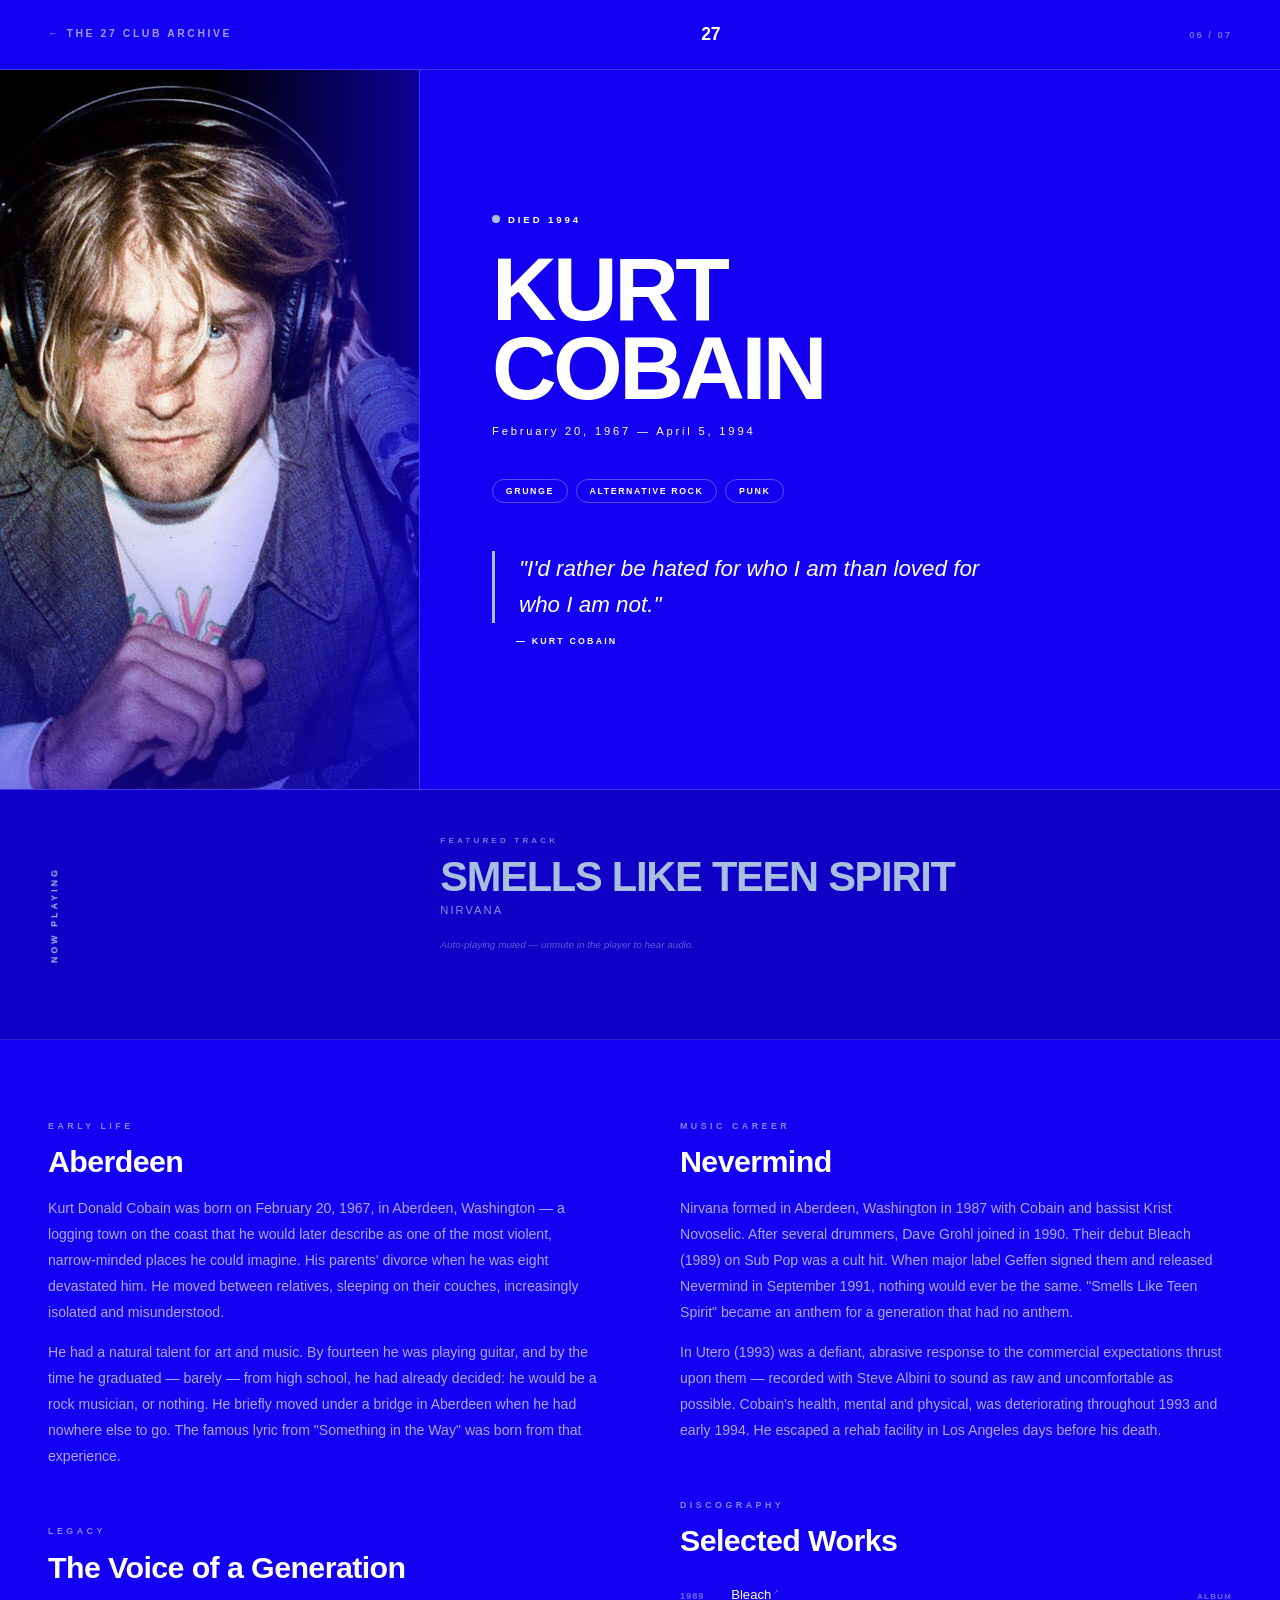
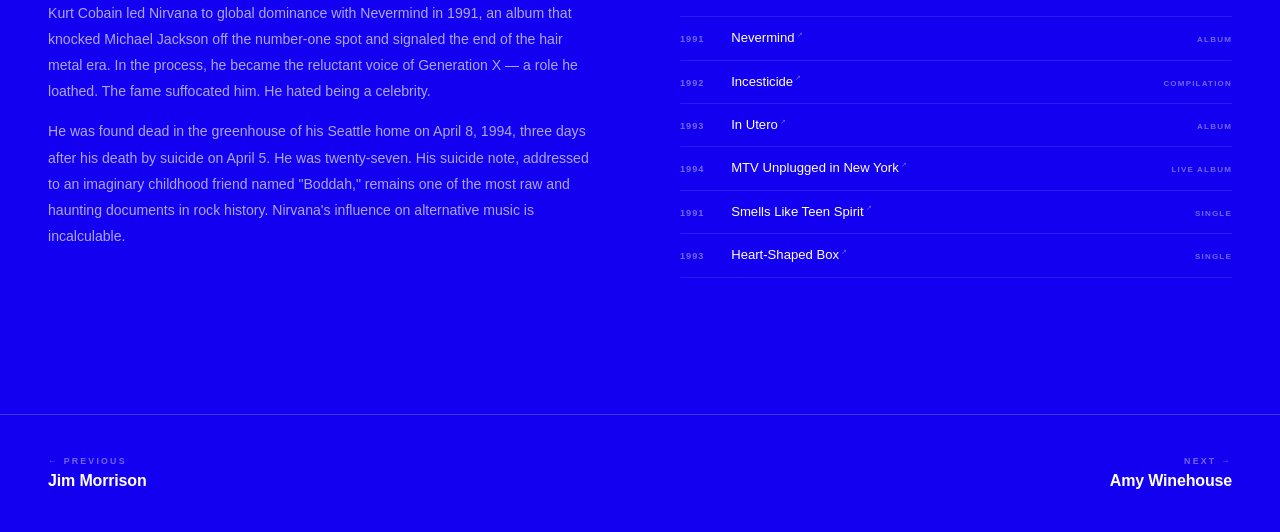
<file: members/kurt-cobain.html>
<!DOCTYPE html>
<html lang="en">
<head>
  <meta charset="UTF-8">
  <meta name="viewport" content="width=device-width, initial-scale=1.0">
  <title>Kurt Cobain — The 27 Club Archive</title>
  <link rel="stylesheet" href="../styles.css">
</head>
<body class="member-page" data-member="kurt-cobain" style="--member-color: #A8C0E0">

  <nav class="member-page-nav">
    <a href="../index.html" class="back-link">← The 27 Club Archive</a>
    <span class="page-27">27</span>
    <span class="page-num">06 / 07</span>
  </nav>

  <div class="member-hero">
    <div class="hero-img-col">
      <img class="hero-photo" src="../images/kurt-color.jpg" alt="Kurt Cobain">
    </div>
    <div class="hero-text-col">
      <div class="hero-tag">
        <span class="hero-tag-dot"></span>
        <span>Died 1994</span>
      </div>
      <h1 class="hero-name">Kurt<br>Cobain</h1>
      <p class="hero-dates-row">February 20, 1967 &mdash; April 5, 1994</p>
      <div class="hero-genres">
        <span class="genre-pill">Grunge</span>
        <span class="genre-pill">Alternative Rock</span>
        <span class="genre-pill">Punk</span>
      </div>
      <blockquote class="hero-quote">
        "I'd rather be hated for who I am than loved for who I am not."
      </blockquote>
      <p class="hero-quote-attr">— Kurt Cobain</p>
    </div>
  </div>

  <div class="featured-track">
    <span class="featured-track-label">Now Playing</span>
    <div class="featured-track-embed">
      <iframe src="https://www.youtube.com/embed/hTWKbfoikeg?autoplay=1&mute=1&rel=0&modestbranding=1" allow="autoplay; encrypted-media; picture-in-picture" allowfullscreen loading="lazy"></iframe>
    </div>
    <div class="featured-track-info">
      <span class="featured-track-now">Featured Track</span>
      <div class="featured-track-title">Smells Like Teen Spirit</div>
      <div class="featured-track-artist">Nirvana</div>
      <div class="featured-track-note">Auto-playing muted — unmute in the player to hear audio.</div>
    </div>
  </div>

  <div class="member-content">
    <div class="content-grid">
      <div>
        <div class="content-block">
          <span class="content-label">Early Life</span>
          <h3>Aberdeen</h3>
          <p>Kurt Donald Cobain was born on February 20, 1967, in Aberdeen, Washington — a logging town on the coast that he would later describe as one of the most violent, narrow-minded places he could imagine. His parents' divorce when he was eight devastated him. He moved between relatives, sleeping on their couches, increasingly isolated and misunderstood.</p>
          <p>He had a natural talent for art and music. By fourteen he was playing guitar, and by the time he graduated — barely — from high school, he had already decided: he would be a rock musician, or nothing. He briefly moved under a bridge in Aberdeen when he had nowhere else to go. The famous lyric from "Something in the Way" was born from that experience.</p>
        </div>

        <div class="content-block">
          <span class="content-label">Legacy</span>
          <h3>The Voice of a Generation</h3>
          <p>Kurt Cobain led Nirvana to global dominance with Nevermind in 1991, an album that knocked Michael Jackson off the number-one spot and signaled the end of the hair metal era. In the process, he became the reluctant voice of Generation X — a role he loathed. The fame suffocated him. He hated being a celebrity.</p>
          <p>He was found dead in the greenhouse of his Seattle home on April 8, 1994, three days after his death by suicide on April 5. He was twenty-seven. His suicide note, addressed to an imaginary childhood friend named "Boddah," remains one of the most raw and haunting documents in rock history. Nirvana's influence on alternative music is incalculable.</p>
        </div>
      </div>

      <div>
        <div class="content-block">
          <span class="content-label">Music Career</span>
          <h3>Nevermind</h3>
          <p>Nirvana formed in Aberdeen, Washington in 1987 with Cobain and bassist Krist Novoselic. After several drummers, Dave Grohl joined in 1990. Their debut Bleach (1989) on Sub Pop was a cult hit. When major label Geffen signed them and released Nevermind in September 1991, nothing would ever be the same. "Smells Like Teen Spirit" became an anthem for a generation that had no anthem.</p>
          <p>In Utero (1993) was a defiant, abrasive response to the commercial expectations thrust upon them — recorded with Steve Albini to sound as raw and uncomfortable as possible. Cobain's health, mental and physical, was deteriorating throughout 1993 and early 1994. He escaped a rehab facility in Los Angeles days before his death.</p>
        </div>

        <div class="content-block">
          <span class="content-label">Discography</span>
          <h3>Selected Works</h3>
          <ul class="disc-list"></ul>
        </div>
      </div>
    </div>
  </div>

  <nav class="member-footer-nav">
    <a href="jim-morrison.html" class="fnav-prev">
      <span class="fnav-dir">← Previous</span>
      <span class="fnav-name">Jim Morrison</span>
    </a>
    <a href="amy-winehouse.html" class="fnav-next">
      <span class="fnav-dir">Next →</span>
      <span class="fnav-name">Amy Winehouse</span>
    </a>
  </nav>

  <script src="../discography.js"></script>
  <script src="../script.js"></script>
</body>
</html>
</file>
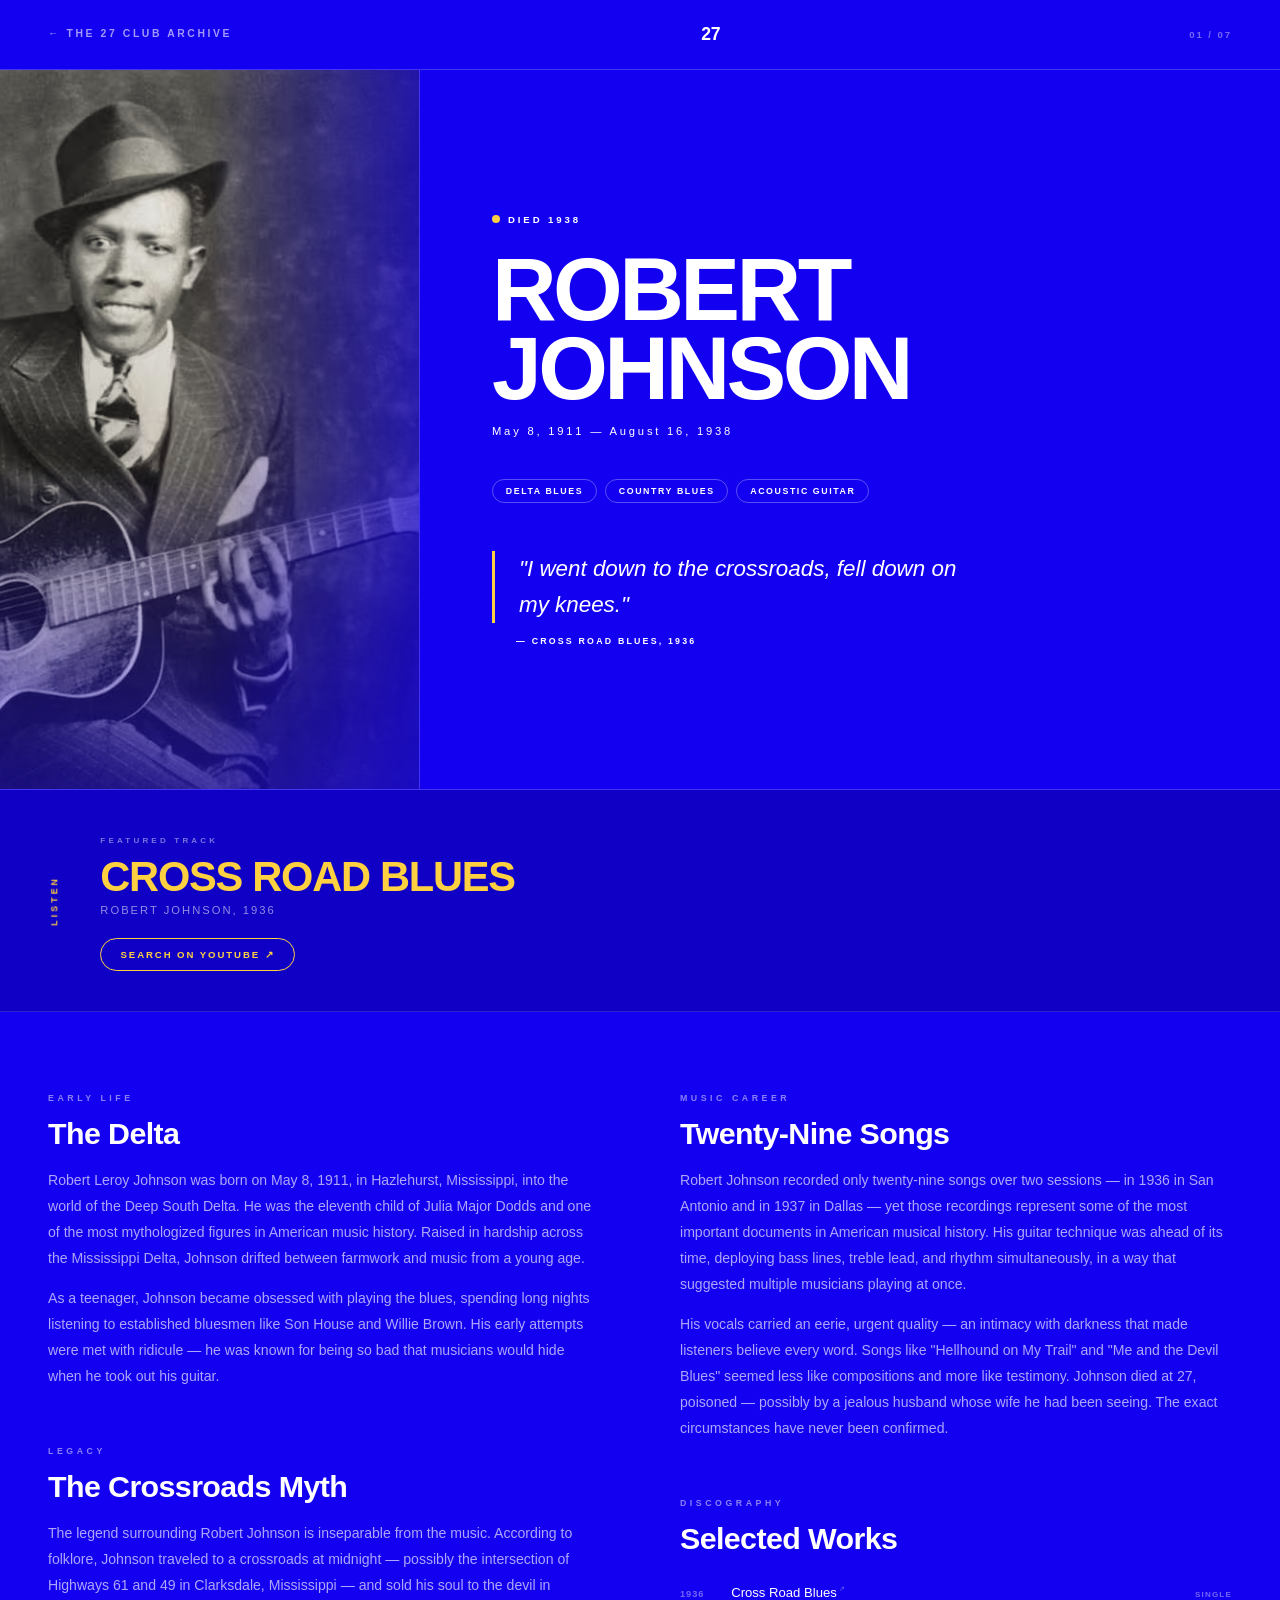
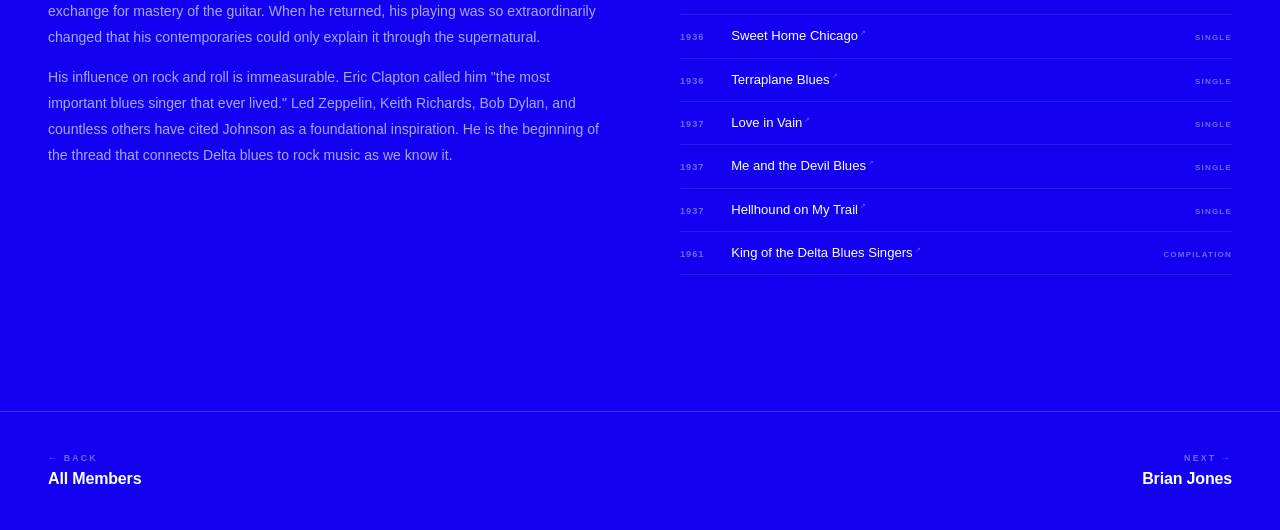
<file: members/robert-johnson.html>
<!DOCTYPE html>
<html lang="en">
<head>
  <meta charset="UTF-8">
  <meta name="viewport" content="width=device-width, initial-scale=1.0">
  <title>Robert Johnson — The 27 Club Archive</title>
  <link rel="stylesheet" href="../styles.css">
</head>
<body class="member-page" data-member="robert-johnson" style="--member-color: #FFD040">

  <nav class="member-page-nav">
    <a href="../index.html" class="back-link">← The 27 Club Archive</a>
    <span class="page-27">27</span>
    <span class="page-num">01 / 07</span>
  </nav>

  <div class="member-hero">
    <div class="hero-img-col">
      <img class="hero-photo" src="../images/robert-color.avif" alt="Robert Johnson">
    </div>
    <div class="hero-text-col">
      <div class="hero-tag">
        <span class="hero-tag-dot"></span>
        <span>Died 1938</span>
      </div>
      <h1 class="hero-name">Robert<br>Johnson</h1>
      <p class="hero-dates-row">May 8, 1911 &mdash; August 16, 1938</p>
      <div class="hero-genres">
        <span class="genre-pill">Delta Blues</span>
        <span class="genre-pill">Country Blues</span>
        <span class="genre-pill">Acoustic Guitar</span>
      </div>
      <blockquote class="hero-quote">
        "I went down to the crossroads, fell down on my knees."
      </blockquote>
      <p class="hero-quote-attr">— Cross Road Blues, 1936</p>
    </div>
  </div>

  <div class="featured-track">
    <span class="featured-track-label">Listen</span>
    <div class="featured-track-info">
      <span class="featured-track-now">Featured Track</span>
      <div class="featured-track-title">Cross Road Blues</div>
      <div class="featured-track-artist">Robert Johnson, 1936</div>
      <a class="featured-track-search-link" href="https://www.youtube.com/results?search_query=Robert+Johnson+Cross+Road+Blues+1936" target="_blank" rel="noopener">Search on YouTube ↗</a>
    </div>
  </div>

  <div class="member-content">
    <div class="content-grid">
      <div>
        <div class="content-block">
          <span class="content-label">Early Life</span>
          <h3>The Delta</h3>
          <p>Robert Leroy Johnson was born on May 8, 1911, in Hazlehurst, Mississippi, into the world of the Deep South Delta. He was the eleventh child of Julia Major Dodds and one of the most mythologized figures in American music history. Raised in hardship across the Mississippi Delta, Johnson drifted between farmwork and music from a young age.</p>
          <p>As a teenager, Johnson became obsessed with playing the blues, spending long nights listening to established bluesmen like Son House and Willie Brown. His early attempts were met with ridicule — he was known for being so bad that musicians would hide when he took out his guitar.</p>
        </div>

        <div class="content-block">
          <span class="content-label">Legacy</span>
          <h3>The Crossroads Myth</h3>
          <p>The legend surrounding Robert Johnson is inseparable from the music. According to folklore, Johnson traveled to a crossroads at midnight — possibly the intersection of Highways 61 and 49 in Clarksdale, Mississippi — and sold his soul to the devil in exchange for mastery of the guitar. When he returned, his playing was so extraordinarily changed that his contemporaries could only explain it through the supernatural.</p>
          <p>His influence on rock and roll is immeasurable. Eric Clapton called him "the most important blues singer that ever lived." Led Zeppelin, Keith Richards, Bob Dylan, and countless others have cited Johnson as a foundational inspiration. He is the beginning of the thread that connects Delta blues to rock music as we know it.</p>
        </div>
      </div>

      <div>
        <div class="content-block">
          <span class="content-label">Music Career</span>
          <h3>Twenty-Nine Songs</h3>
          <p>Robert Johnson recorded only twenty-nine songs over two sessions — in 1936 in San Antonio and in 1937 in Dallas — yet those recordings represent some of the most important documents in American musical history. His guitar technique was ahead of its time, deploying bass lines, treble lead, and rhythm simultaneously, in a way that suggested multiple musicians playing at once.</p>
          <p>His vocals carried an eerie, urgent quality — an intimacy with darkness that made listeners believe every word. Songs like "Hellhound on My Trail" and "Me and the Devil Blues" seemed less like compositions and more like testimony. Johnson died at 27, poisoned — possibly by a jealous husband whose wife he had been seeing. The exact circumstances have never been confirmed.</p>
        </div>

        <div class="content-block">
          <span class="content-label">Discography</span>
          <h3>Selected Works</h3>
          <ul class="disc-list"></ul>
        </div>
      </div>
    </div>
  </div>

  <nav class="member-footer-nav">
    <a href="../index.html" class="fnav-prev">
      <span class="fnav-dir">← Back</span>
      <span class="fnav-name">All Members</span>
    </a>
    <a href="brian-jones.html" class="fnav-next">
      <span class="fnav-dir">Next →</span>
      <span class="fnav-name">Brian Jones</span>
    </a>
  </nav>

  <script src="../discography.js"></script>
  <script src="../script.js"></script>
</body>
</html>
</file>
<file: styles.css>
/* ============================================================
   THE 27 CLUB ARCHIVE
   Swiss International Style — vivid blue, Helvetica
   ============================================================ */

:root {
  --blue:  #1400F0;
  --white: #ffffff;
  --font:  "Helvetica Neue", Helvetica, Arial, sans-serif;
  --ease:  cubic-bezier(0.25, 0.46, 0.45, 0.94);
}

*, *::before, *::after {
  box-sizing: border-box;
  margin: 0;
  padding: 0;
}

html {
  font-size: 16px;
  scroll-behavior: smooth;
}

body {
  background: var(--blue);
  color: var(--white);
  font-family: var(--font);
  line-height: 1.4;
  overflow-x: hidden;
}

a {
  color: inherit;
  text-decoration: none;
}

/* ============================================================
   NAV
   ============================================================ */

.site-nav {
  display: flex;
  align-items: center;
  justify-content: space-between;
  padding: 1.4rem 3rem;
  border-bottom: 1.5px solid rgba(255, 255, 255, 0.2);
}

.nav-logo {
  font-size: 0.7rem;
  font-weight: 700;
  letter-spacing: 0.25em;
  text-transform: uppercase;
}

.nav-links {
  display: flex;
  gap: 2.5rem;
}

.nav-links a {
  font-size: 0.65rem;
  font-weight: 500;
  letter-spacing: 0.2em;
  text-transform: uppercase;
  opacity: 0.6;
  transition: opacity 0.2s;
  position: relative;
}

.nav-links a::after {
  content: '';
  position: absolute;
  bottom: -3px;
  left: 0;
  width: 0;
  height: 1px;
  background: currentColor;
  transition: width 0.3s var(--ease);
}

.nav-links a:hover {
  opacity: 1;
}

.nav-links a:hover::after {
  width: 100%;
}

/* ============================================================
   HERO — staggered Swiss-style title
   ============================================================ */

.hero {
  padding: 3rem 3rem 2rem;
  border-bottom: 1.5px solid rgba(255, 255, 255, 0.2);
}

.hero-title {
  margin-bottom: 2rem;
}

.title-the {
  font-size: clamp(2rem, 4.5vw, 5rem);
  font-weight: 900;
  letter-spacing: -0.01em;
  line-height: 1;
  text-transform: uppercase;
  text-align: left;
}

.title-27 {
  font-size: clamp(5rem, 18vw, 22rem);
  font-weight: 900;
  letter-spacing: -0.04em;
  line-height: 0.85;
  text-transform: uppercase;
  text-align: center;
}

.title-archive {
  font-size: clamp(2.5rem, 6vw, 7.5rem);
  font-weight: 900;
  letter-spacing: -0.02em;
  line-height: 1;
  text-transform: uppercase;
  text-align: right;
}

.hero-meta {
  display: flex;
  align-items: center;
  justify-content: space-between;
  border-top: 1.5px solid rgba(255, 255, 255, 0.2);
  padding-top: 1rem;
}

.hero-dates {
  font-size: 0.65rem;
  font-weight: 700;
  letter-spacing: 0.3em;
  text-transform: uppercase;
  opacity: 0.5;
}

.hero-tagline {
  font-size: 0.65rem;
  font-weight: 400;
  letter-spacing: 0.15em;
  text-transform: uppercase;
  opacity: 0.5;
}

/* ============================================================
   MEMBERS — colored circles
   ============================================================ */

.members-section {
  padding: 3rem 3rem 4rem;
  border-bottom: 1.5px solid rgba(255, 255, 255, 0.2);
}

.members-label {
  display: flex;
  align-items: baseline;
  justify-content: space-between;
  margin-bottom: 2.5rem;
}

.members-label span:first-child {
  font-size: 0.65rem;
  font-weight: 700;
  letter-spacing: 0.35em;
  text-transform: uppercase;
  opacity: 0.5;
}

.members-count {
  font-size: 0.6rem;
  font-weight: 700;
  letter-spacing: 0.25em;
  opacity: 0.4;
}

.members-grid {
  display: grid;
  grid-template-columns: repeat(7, 1fr);
  gap: 1.5rem;
  align-items: end;
}

/* ---- The circle card ---- */

.member-circle {
  display: block;
  position: relative;
  width: 100%;
  padding-bottom: 100%;
  border-radius: 50%;
  background: var(--color);
  overflow: hidden;
  cursor: pointer;
  transition: transform 0.35s var(--ease), box-shadow 0.35s var(--ease);
}

.member-circle:hover {
  transform: translateY(-8px) scale(1.04);
  box-shadow: 0 20px 50px rgba(0, 0, 0, 0.35);
}

/* Both threshold and halftone images — identical positioning & transition */
.circle-img {
  position: absolute;
  top: -7%;
  left: -7%;
  width: 114%;
  height: 114%;
  object-fit: cover;
  object-position: center 20%;
  mix-blend-mode: multiply;
  transition: opacity 0.4s var(--ease);
}

.circle-threshold {
  opacity: 1;
}

.circle-halftone {
  opacity: 0;
}

.member-circle:hover .circle-threshold {
  opacity: 0;
}

.member-circle:hover .circle-halftone {
  opacity: 1;
}

/* Label — always visible at bottom of circle */
.circle-info {
  position: absolute;
  bottom: 0;
  left: 0;
  right: 0;
  display: flex;
  flex-direction: column;
  align-items: center;
  padding: 10% 8% 10%;
  background: linear-gradient(to top, rgba(0,0,0,0.55) 0%, transparent 100%);
  z-index: 2;
  pointer-events: none;
}

.circle-year {
  font-size: clamp(0.45rem, 0.9vw, 0.6rem);
  font-weight: 700;
  letter-spacing: 0.2em;
  text-transform: uppercase;
  color: rgba(255,255,255,0.75);
  margin-bottom: 0.2em;
}

.circle-name {
  font-size: clamp(0.5rem, 1vw, 0.75rem);
  font-weight: 800;
  text-transform: uppercase;
  letter-spacing: 0.03em;
  text-align: center;
  line-height: 1.15;
  color: #ffffff;
}

/* ============================================================
   LOWER SECTION — About + Player
   ============================================================ */

.lower-section {
  display: grid;
  grid-template-columns: 1fr 1fr;
  border-bottom: 1.5px solid rgba(255, 255, 255, 0.2);
}

/* ---- ABOUT ---- */

.about-block {
  padding: 4rem 3rem;
  border-right: 1.5px solid rgba(255, 255, 255, 0.2);
  display: flex;
  flex-direction: column;
  justify-content: center;
  gap: 2rem;
}

.about-lead {
  font-size: clamp(2rem, 4vw, 4.5rem);
  font-weight: 900;
  letter-spacing: -0.02em;
  line-height: 1.05;
}

.about-body {
  font-size: 0.9rem;
  font-weight: 300;
  line-height: 1.8;
  opacity: 0.65;
  max-width: 480px;
}

/* ---- MUSIC PLAYER ---- */

.player-block {
  padding: 4rem 3rem;
  display: flex;
  flex-direction: column;
  gap: 1.5rem;
}

.player-section-label {
  font-size: 0.65rem;
  font-weight: 700;
  letter-spacing: 0.35em;
  text-transform: uppercase;
  opacity: 0.5;
}

.music-player {
  border: 1.5px solid rgba(255, 255, 255, 0.5);
  padding: 1.5rem;
  display: flex;
  flex-direction: column;
  gap: 1.25rem;
}

.player-top {
  display: flex;
  align-items: center;
  gap: 1rem;
}

.player-art {
  width: 56px;
  height: 56px;
  flex-shrink: 0;
  background: rgba(255,255,255,0.15);
  border: 1.5px solid rgba(255,255,255,0.3);
  transition: background 0.4s ease;
}

.player-track {
  display: flex;
  flex-direction: column;
  gap: 0.2rem;
  min-width: 0;
}

.player-track-name {
  font-size: 1rem;
  font-weight: 700;
  letter-spacing: -0.01em;
  white-space: nowrap;
  overflow: hidden;
  text-overflow: ellipsis;
}

.player-track-artist {
  font-size: 0.65rem;
  font-weight: 400;
  letter-spacing: 0.1em;
  opacity: 0.55;
  text-transform: uppercase;
}

.player-controls-row {
  display: flex;
  align-items: center;
  gap: 1rem;
}

.player-arrow {
  background: none;
  border: 1.5px solid rgba(255,255,255,0.4);
  color: var(--white);
  font-size: 1.4rem;
  width: 42px;
  height: 42px;
  cursor: pointer;
  display: flex;
  align-items: center;
  justify-content: center;
  transition: background 0.2s, border-color 0.2s;
  font-family: var(--font);
}

.player-arrow:hover {
  background: rgba(255,255,255,0.15);
  border-color: rgba(255,255,255,0.8);
}

.player-play {
  background: var(--white);
  border: none;
  color: var(--blue);
  width: 52px;
  height: 52px;
  border-radius: 50%;
  cursor: pointer;
  display: flex;
  align-items: center;
  justify-content: center;
  transition: transform 0.2s, opacity 0.2s;
  flex-shrink: 0;
}

.player-play svg {
  width: 18px;
  height: 18px;
}

.player-play:hover {
  transform: scale(1.08);
  opacity: 0.9;
}

.player-progress-row {
  display: flex;
  align-items: center;
  gap: 0.75rem;
}

.player-time {
  font-size: 0.55rem;
  font-weight: 600;
  letter-spacing: 0.1em;
  opacity: 0.5;
  font-variant-numeric: tabular-nums;
  min-width: 26px;
}

.player-bar {
  flex: 1;
  height: 2px;
  background: rgba(255,255,255,0.2);
  cursor: pointer;
  position: relative;
}

.player-bar-fill {
  height: 100%;
  background: var(--white);
  width: 0%;
  transition: width 0.5s linear;
}

.player-playlist {
  border-top: 1.5px solid rgba(255,255,255,0.15);
  padding-top: 0.75rem;
  display: flex;
  flex-direction: column;
  max-height: 220px;
  overflow-y: auto;
}

.player-playlist::-webkit-scrollbar {
  width: 3px;
}

.player-playlist::-webkit-scrollbar-track {
  background: transparent;
}

.player-playlist::-webkit-scrollbar-thumb {
  background: rgba(255,255,255,0.3);
}

.playlist-item {
  display: flex;
  align-items: center;
  gap: 1rem;
  padding: 0.55rem 0;
  cursor: pointer;
  border-bottom: 1px solid rgba(255,255,255,0.06);
  transition: opacity 0.15s;
  opacity: 0.55;
}

.playlist-item:hover,
.playlist-item.active {
  opacity: 1;
}

.playlist-item.active .pl-num {
  color: var(--track-color, #fff);
}

.pl-num {
  font-size: 0.55rem;
  font-weight: 700;
  letter-spacing: 0.1em;
  min-width: 18px;
  text-align: right;
}

.pl-details {
  display: flex;
  flex-direction: column;
  gap: 0.1rem;
  flex: 1;
  min-width: 0;
}

.pl-title {
  font-size: 0.75rem;
  font-weight: 600;
  white-space: nowrap;
  overflow: hidden;
  text-overflow: ellipsis;
}

.pl-artist {
  font-size: 0.58rem;
  font-weight: 300;
  opacity: 0.6;
  letter-spacing: 0.05em;
}

.pl-dot {
  width: 5px;
  height: 5px;
  border-radius: 50%;
  background: var(--track-color, #fff);
  opacity: 0;
  flex-shrink: 0;
  transition: opacity 0.2s;
}

.playlist-item.active .pl-dot {
  opacity: 1;
}

/* ============================================================
   FOOTER
   ============================================================ */

.site-footer {
  display: flex;
  align-items: center;
  gap: 3rem;
  padding: 2rem 3rem;
  overflow: hidden;
}

.footer-big {
  font-size: clamp(6rem, 14vw, 18rem);
  font-weight: 900;
  letter-spacing: -0.05em;
  line-height: 0.85;
  color: transparent;
  -webkit-text-stroke: 1.5px rgba(255,255,255,0.2);
  flex-shrink: 0;
}

.footer-right {
  display: flex;
  flex-direction: column;
  gap: 0.5rem;
}

.footer-name {
  font-size: 0.7rem;
  font-weight: 700;
  letter-spacing: 0.25em;
  text-transform: uppercase;
  opacity: 0.6;
}

.footer-tagline {
  font-size: 0.6rem;
  font-weight: 300;
  letter-spacing: 0.1em;
  opacity: 0.35;
}

/* ============================================================
   MEMBER PAGES
   ============================================================ */

.member-page {
  min-height: 100vh;
}

.member-page-nav {
  display: flex;
  align-items: center;
  justify-content: space-between;
  padding: 1.4rem 3rem;
  border-bottom: 1.5px solid rgba(255,255,255,0.2);
}

.back-link {
  font-size: 0.65rem;
  font-weight: 700;
  letter-spacing: 0.25em;
  text-transform: uppercase;
  opacity: 0.6;
  transition: opacity 0.2s;
}

.back-link:hover {
  opacity: 1;
}

.page-27 {
  font-size: 1.1rem;
  font-weight: 900;
  letter-spacing: -0.02em;
}

.page-num {
  font-size: 0.6rem;
  font-weight: 600;
  letter-spacing: 0.2em;
  opacity: 0.4;
}

.member-hero {
  display: grid;
  grid-template-columns: 420px 1fr;
  min-height: 80vh;
  border-bottom: 1.5px solid rgba(255,255,255,0.2);
}

.hero-img-col {
  position: relative;
  overflow: hidden;
  border-right: 1.5px solid rgba(255,255,255,0.2);
}

.hero-img-col::before {
  content: '';
  position: absolute;
  inset: 0;
  background:
    linear-gradient(to right, transparent 50%, rgba(20,0,240,0.65) 100%),
    linear-gradient(to bottom, transparent 55%, rgba(20,0,240,0.5) 100%);
  z-index: 1;
  pointer-events: none;
}

.hero-img-col::after {
  content: '';
  position: absolute;
  inset: 0;
  background: var(--member-color, rgba(255,255,255,0));
  opacity: 0.06;
  mix-blend-mode: color;
  z-index: 2;
  pointer-events: none;
}

.hero-photo {
  width: 100%;
  height: 100%;
  display: block;
  object-fit: cover;
  object-position: center top;
  position: relative;
  z-index: 0;
}

.hero-text-col {
  padding: 4rem 4.5rem;
  display: flex;
  flex-direction: column;
  justify-content: center;
}

.hero-tag {
  display: inline-flex;
  align-items: center;
  gap: 0.5rem;
  font-size: 0.6rem;
  font-weight: 700;
  letter-spacing: 0.3em;
  text-transform: uppercase;
  margin-bottom: 1.5rem;
}

.hero-tag-dot {
  width: 8px;
  height: 8px;
  border-radius: 50%;
  background: var(--member-color, #fff);
  flex-shrink: 0;
}

.hero-name {
  font-size: clamp(3.5rem, 7vw, 8rem);
  font-weight: 900;
  letter-spacing: -0.04em;
  line-height: 0.88;
  text-transform: uppercase;
  margin-bottom: 1rem;
}

.hero-dates-row {
  font-size: 0.7rem;
  font-weight: 300;
  letter-spacing: 0.25em;
  opacity: 0.5;
  margin-bottom: 2.5rem;
}

.hero-genres {
  display: flex;
  flex-wrap: wrap;
  gap: 0.5rem;
  margin-bottom: 3rem;
}

.genre-pill {
  font-size: 0.55rem;
  font-weight: 700;
  letter-spacing: 0.18em;
  text-transform: uppercase;
  border: 1.5px solid rgba(255,255,255,0.3);
  padding: 0.3rem 0.8rem;
  border-radius: 100px;
  transition: background 0.2s, border-color 0.2s;
}

.genre-pill:hover {
  background: rgba(255,255,255,0.1);
  border-color: rgba(255,255,255,0.6);
}

.hero-quote {
  font-size: clamp(1rem, 2vw, 1.4rem);
  font-weight: 300;
  font-style: italic;
  line-height: 1.6;
  opacity: 0.8;
  border-left: 3px solid var(--member-color, rgba(255,255,255,0.5));
  padding-left: 1.5rem;
  max-width: 500px;
  margin-bottom: 0.75rem;
}

.hero-quote-attr {
  font-size: 0.55rem;
  font-weight: 600;
  letter-spacing: 0.25em;
  text-transform: uppercase;
  opacity: 0.4;
  padding-left: 1.5rem;
}

.member-content {
  padding: 5rem 3rem;
}

.content-grid {
  display: grid;
  grid-template-columns: 1fr 1fr;
  gap: 5rem;
  max-width: 1200px;
}

.content-block {
  margin-bottom: 3.5rem;
}

.content-label {
  font-size: 0.55rem;
  font-weight: 700;
  letter-spacing: 0.4em;
  text-transform: uppercase;
  opacity: 0.5;
  margin-bottom: 0.8rem;
  display: block;
}

.content-block h3 {
  font-size: 1.9rem;
  font-weight: 900;
  letter-spacing: -0.02em;
  margin-bottom: 1rem;
  line-height: 1.1;
}

.content-block p {
  font-size: 0.88rem;
  font-weight: 300;
  line-height: 1.85;
  opacity: 0.65;
  margin-bottom: 0.9rem;
}

.disc-list {
  list-style: none;
  margin-top: 0.5rem;
}

.disc-list li {
  display: flex;
  align-items: baseline;
  gap: 1.2rem;
  padding: 0.75rem 0;
  border-bottom: 1px solid rgba(255,255,255,0.1);
  font-size: 0.82rem;
}

.disc-yr {
  font-size: 0.58rem;
  font-weight: 700;
  letter-spacing: 0.1em;
  opacity: 0.4;
  min-width: 32px;
}

.disc-title {
  font-weight: 500;
  flex: 1;
}

.disc-type {
  font-size: 0.5rem;
  font-weight: 600;
  letter-spacing: 0.15em;
  text-transform: uppercase;
  opacity: 0.4;
}

.member-footer-nav {
  padding: 2.5rem 3rem;
  border-top: 1.5px solid rgba(255,255,255,0.2);
  display: flex;
  align-items: center;
  justify-content: space-between;
}

.fnav-prev,
.fnav-next {
  display: flex;
  flex-direction: column;
  gap: 0.2rem;
}

.fnav-next {
  text-align: right;
}

.fnav-dir {
  font-size: 0.55rem;
  font-weight: 700;
  letter-spacing: 0.25em;
  text-transform: uppercase;
  opacity: 0.4;
}

.fnav-name {
  font-size: 1rem;
  font-weight: 700;
  letter-spacing: -0.01em;
  transition: opacity 0.2s;
}

a.fnav-prev:hover .fnav-name,
a.fnav-next:hover .fnav-name {
  opacity: 0.6;
}

/* ============================================================
   RESPONSIVE
   ============================================================ */

@media (max-width: 1100px) {
  .members-grid {
    grid-template-columns: repeat(4, 1fr);
  }

  .member-hero {
    grid-template-columns: 1fr;
  }

  .hero-img-col {
    min-height: 55vw;
    border-right: none;
    border-bottom: 1.5px solid rgba(255,255,255,0.2);
  }

  .content-grid {
    grid-template-columns: 1fr;
    gap: 0;
  }
}

@media (max-width: 768px) {
  .site-nav {
    padding: 1.2rem 1.5rem;
  }

  .hero {
    padding: 2rem 1.5rem 1.5rem;
  }

  .members-section {
    padding: 2.5rem 1.5rem 3rem;
  }

  .members-grid {
    grid-template-columns: repeat(3, 1fr);
    gap: 1rem;
  }

  .lower-section {
    grid-template-columns: 1fr;
  }

  .about-block {
    padding: 3rem 1.5rem;
    border-right: none;
    border-bottom: 1.5px solid rgba(255,255,255,0.2);
  }

  .player-block {
    padding: 3rem 1.5rem;
  }

  .member-content {
    padding: 3rem 1.5rem;
  }

  .hero-text-col {
    padding: 3rem 2rem;
  }

  .site-footer {
    padding: 2rem 1.5rem;
  }

  .member-page-nav,
  .member-footer-nav {
    padding: 1.2rem 1.5rem;
  }
}

/* ============================================================
   ANIMATIONS & INTERACTIONS
   ============================================================ */

@keyframes slideUp {
  from { opacity: 0; transform: translateY(50px); }
  to   { opacity: 1; transform: translateY(0); }
}

@keyframes slideRight {
  from { opacity: 0; transform: translateX(-40px); }
  to   { opacity: 1; transform: translateX(0); }
}

@keyframes revealClip {
  from { clip-path: inset(0 100% 0 0); opacity: 0.4; }
  to   { clip-path: inset(0 0% 0 0);   opacity: 1; }
}

@keyframes scalePop {
  from { opacity: 0; transform: scale(0.82); }
  to   { opacity: 1; transform: scale(1); }
}

/* Hero title staggered entrance */
.title-the {
  animation: slideRight 0.55s var(--ease) both;
  animation-delay: 0.05s;
}
.title-27 {
  animation: slideUp 0.7s var(--ease) both;
  animation-delay: 0.18s;
}
.title-archive {
  animation: slideUp 0.55s var(--ease) both;
  animation-delay: 0.32s;
}
.hero-meta {
  animation: slideUp 0.5s var(--ease) both;
  animation-delay: 0.48s;
}

/* Members grid staggered pop-in */
.member-circle:nth-child(1) { animation: scalePop 0.45s var(--ease) both; animation-delay: 0.55s; }
.member-circle:nth-child(2) { animation: scalePop 0.45s var(--ease) both; animation-delay: 0.65s; }
.member-circle:nth-child(3) { animation: scalePop 0.45s var(--ease) both; animation-delay: 0.75s; }
.member-circle:nth-child(4) { animation: scalePop 0.45s var(--ease) both; animation-delay: 0.85s; }
.member-circle:nth-child(5) { animation: scalePop 0.45s var(--ease) both; animation-delay: 0.95s; }
.member-circle:nth-child(6) { animation: scalePop 0.45s var(--ease) both; animation-delay: 1.05s; }
.member-circle:nth-child(7) { animation: scalePop 0.45s var(--ease) both; animation-delay: 1.15s; }

/* Circle label slides up on hover */
.circle-info {
  transform: translateY(6px);
  transition: transform 0.35s var(--ease);
}
.member-circle:hover .circle-info {
  transform: translateY(0);
}

/* Scroll reveal */
.reveal {
  opacity: 0;
  transform: translateY(36px);
  transition: opacity 0.75s var(--ease), transform 0.75s var(--ease);
}
.reveal.revealed {
  opacity: 1;
  transform: none;
}

/* Member page hero entrance */
.hero-name {
  animation: revealClip 0.75s var(--ease) both;
  animation-delay: 0.2s;
}
.hero-tag {
  animation: slideUp 0.45s var(--ease) both;
  animation-delay: 0.1s;
}
.hero-dates-row {
  animation: slideUp 0.45s var(--ease) both;
  animation-delay: 0.35s;
}
.hero-genres {
  animation: slideUp 0.45s var(--ease) both;
  animation-delay: 0.45s;
}
.hero-quote {
  animation: slideUp 0.5s var(--ease) both;
  animation-delay: 0.55s;
}
.hero-quote-attr {
  animation: slideUp 0.45s var(--ease) both;
  animation-delay: 0.65s;
}

/* Cursor glow layer */
body::after {
  content: '';
  position: fixed;
  inset: 0;
  pointer-events: none;
  z-index: 9999;
  background: radial-gradient(circle 380px at var(--mx, -999px) var(--my, -999px), rgba(255,255,255,0.055) 0%, transparent 70%);
  transition: background 0.05s linear;
}

/* Disc list items stagger */
.disc-list li {
  opacity: 0;
  transform: translateX(-20px);
  transition: opacity 0.4s ease, transform 0.4s ease;
}
.reveal.revealed .disc-list li,
.disc-list.revealed li {
  opacity: 1;
  transform: none;
}
.disc-list li:nth-child(1) { transition-delay: 0.05s; }
.disc-list li:nth-child(2) { transition-delay: 0.10s; }
.disc-list li:nth-child(3) { transition-delay: 0.15s; }
.disc-list li:nth-child(4) { transition-delay: 0.20s; }
.disc-list li:nth-child(5) { transition-delay: 0.25s; }
.disc-list li:nth-child(6) { transition-delay: 0.30s; }
.disc-list li:nth-child(7) { transition-delay: 0.35s; }

/* ============================================================
   CSS HALFTONE (Janis Joplin)
   ============================================================ */

.css-halftone {
  -webkit-mask-image: radial-gradient(circle at center, black 40%, transparent 40%);
  -webkit-mask-size: 7px 7px;
  mask-image: radial-gradient(circle at center, black 40%, transparent 40%);
  mask-size: 7px 7px;
  filter: none !important;
}

/* ============================================================
   DISC LIST — clickable links
   ============================================================ */

.disc-list li:has(> a) {
  padding: 0;
}

.disc-list li a {
  display: flex;
  align-items: baseline;
  gap: 1.2rem;
  width: 100%;
  padding: 0.75rem 0;
  color: inherit;
  text-decoration: none;
  transition: opacity 0.2s;
}

.disc-list li a:hover {
  opacity: 0.6;
}

.disc-list li a .disc-title::after {
  content: " ↗";
  font-size: 0.55em;
  opacity: 0.4;
  vertical-align: super;
}

/* ============================================================
   FEATURED TRACK (member pages)
   ============================================================ */

.featured-track {
  padding: 2.5rem 3rem;
  background: rgba(0, 0, 0, 0.18);
  display: flex;
  align-items: flex-start;
  gap: 2.5rem;
  border-bottom: 1.5px solid rgba(255, 255, 255, 0.12);
}

.featured-track-label {
  font-size: 0.55rem;
  font-weight: 800;
  letter-spacing: 0.35em;
  text-transform: uppercase;
  color: var(--member-color, rgba(255, 255, 255, 0.5));
  writing-mode: vertical-lr;
  transform: rotate(180deg);
  white-space: nowrap;
  align-self: center;
  flex-shrink: 0;
}

.featured-track-embed {
  flex: 0 0 auto;
  width: 300px;
  aspect-ratio: 16 / 9;
  border-radius: 3px;
  overflow: hidden;
}

.featured-track-embed iframe {
  width: 100%;
  height: 100%;
  border: 0;
  display: block;
}

.featured-track-info {
  flex: 1;
  padding-top: 0.3rem;
}

.featured-track-now {
  font-size: 0.5rem;
  font-weight: 700;
  letter-spacing: 0.4em;
  text-transform: uppercase;
  opacity: 0.45;
  margin-bottom: 0.6rem;
  display: block;
}

.featured-track-title {
  font-size: clamp(1.4rem, 3.5vw, 2.6rem);
  font-weight: 900;
  letter-spacing: -0.03em;
  text-transform: uppercase;
  line-height: 1;
  color: var(--member-color, #fff);
  margin-bottom: 0.35rem;
}

.featured-track-artist {
  font-size: 0.7rem;
  font-weight: 400;
  letter-spacing: 0.18em;
  text-transform: uppercase;
  opacity: 0.55;
  margin-bottom: 1.2rem;
}

.featured-track-note {
  font-size: 0.62rem;
  opacity: 0.35;
  font-style: italic;
  line-height: 1.5;
}

.featured-track-search-link {
  display: inline-flex;
  align-items: center;
  gap: 0.5rem;
  font-size: 0.6rem;
  font-weight: 700;
  letter-spacing: 0.2em;
  text-transform: uppercase;
  border: 1.5px solid var(--member-color, rgba(255, 255, 255, 0.4));
  color: var(--member-color, #fff);
  padding: 0.55rem 1.2rem;
  border-radius: 100px;
  transition: background 0.2s;
}

.featured-track-search-link:hover {
  background: rgba(255, 255, 255, 0.08);
}

@media (max-width: 768px) {
  .featured-track {
    flex-direction: column;
    padding: 2rem 1.5rem;
    gap: 1.5rem;
  }
  .featured-track-label {
    writing-mode: horizontal-tb;
    transform: none;
  }
  .featured-track-embed {
    width: 100%;
  }
}
</file>
